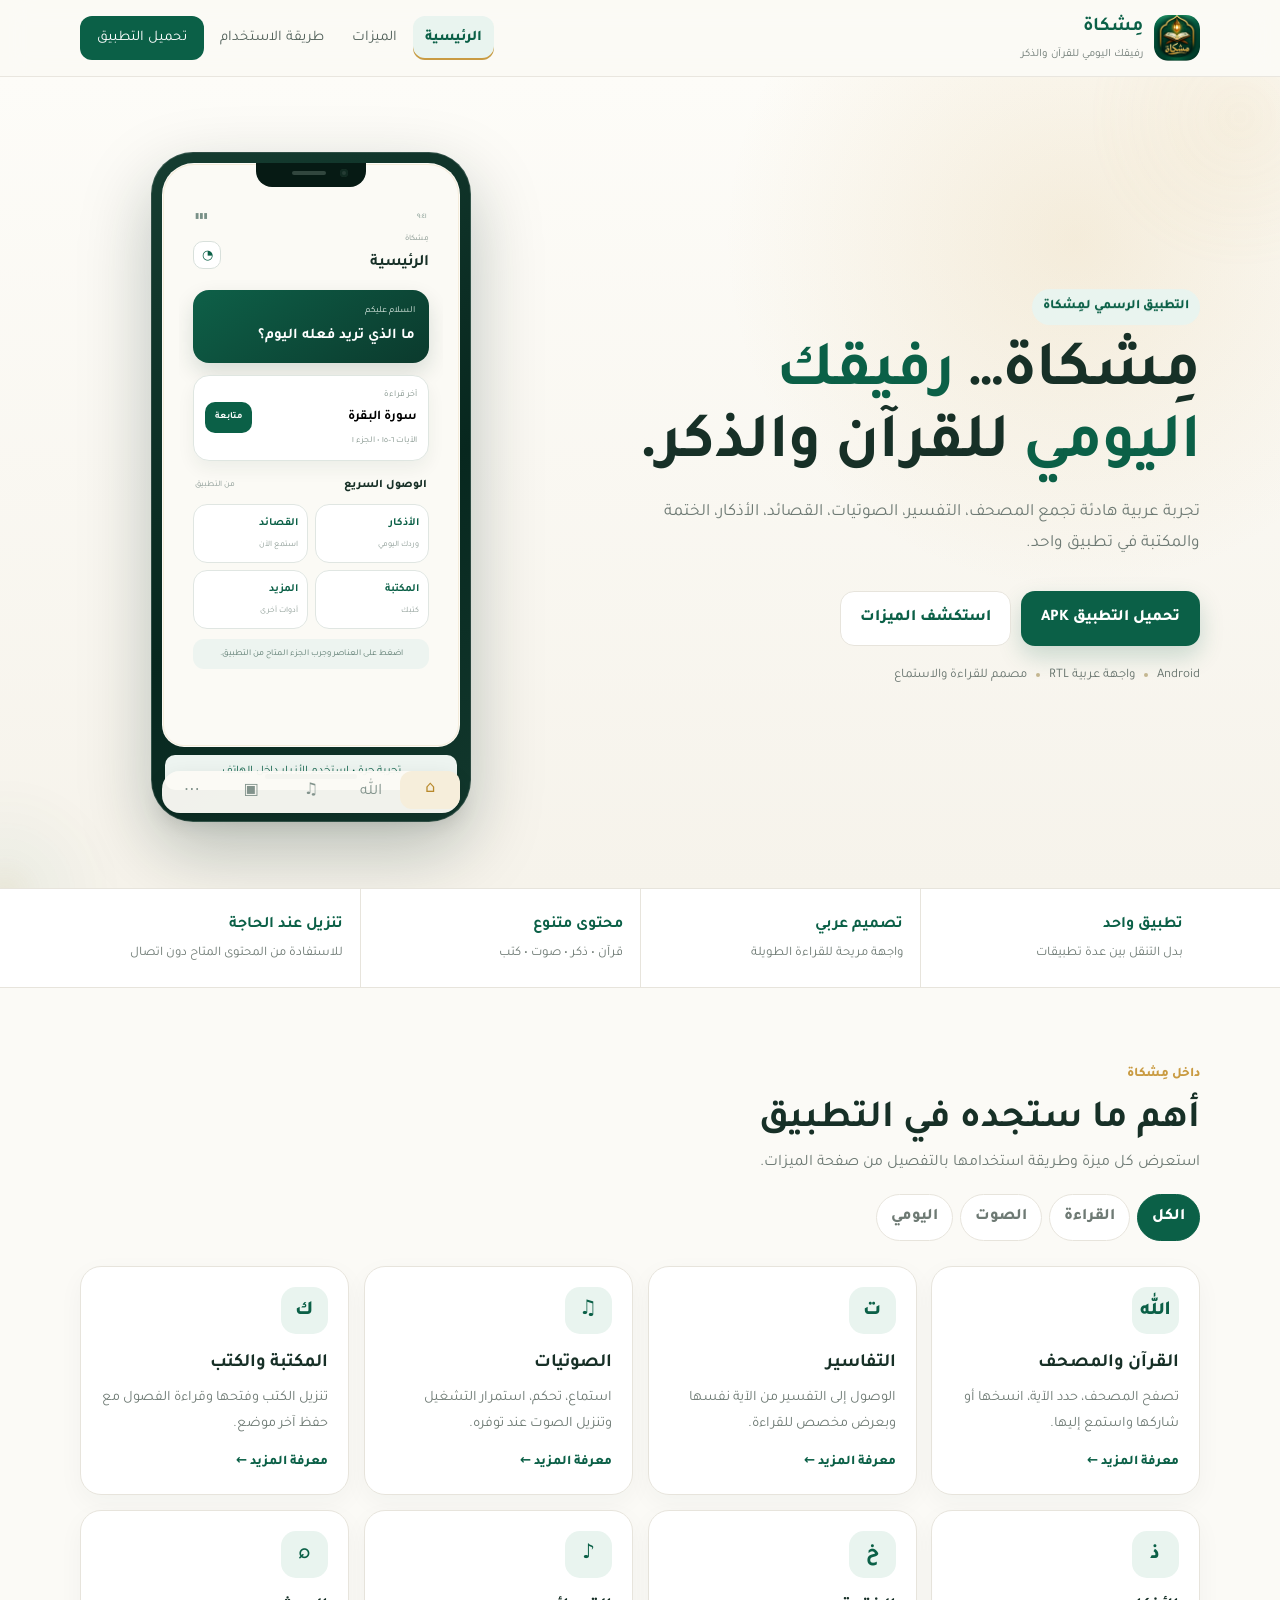
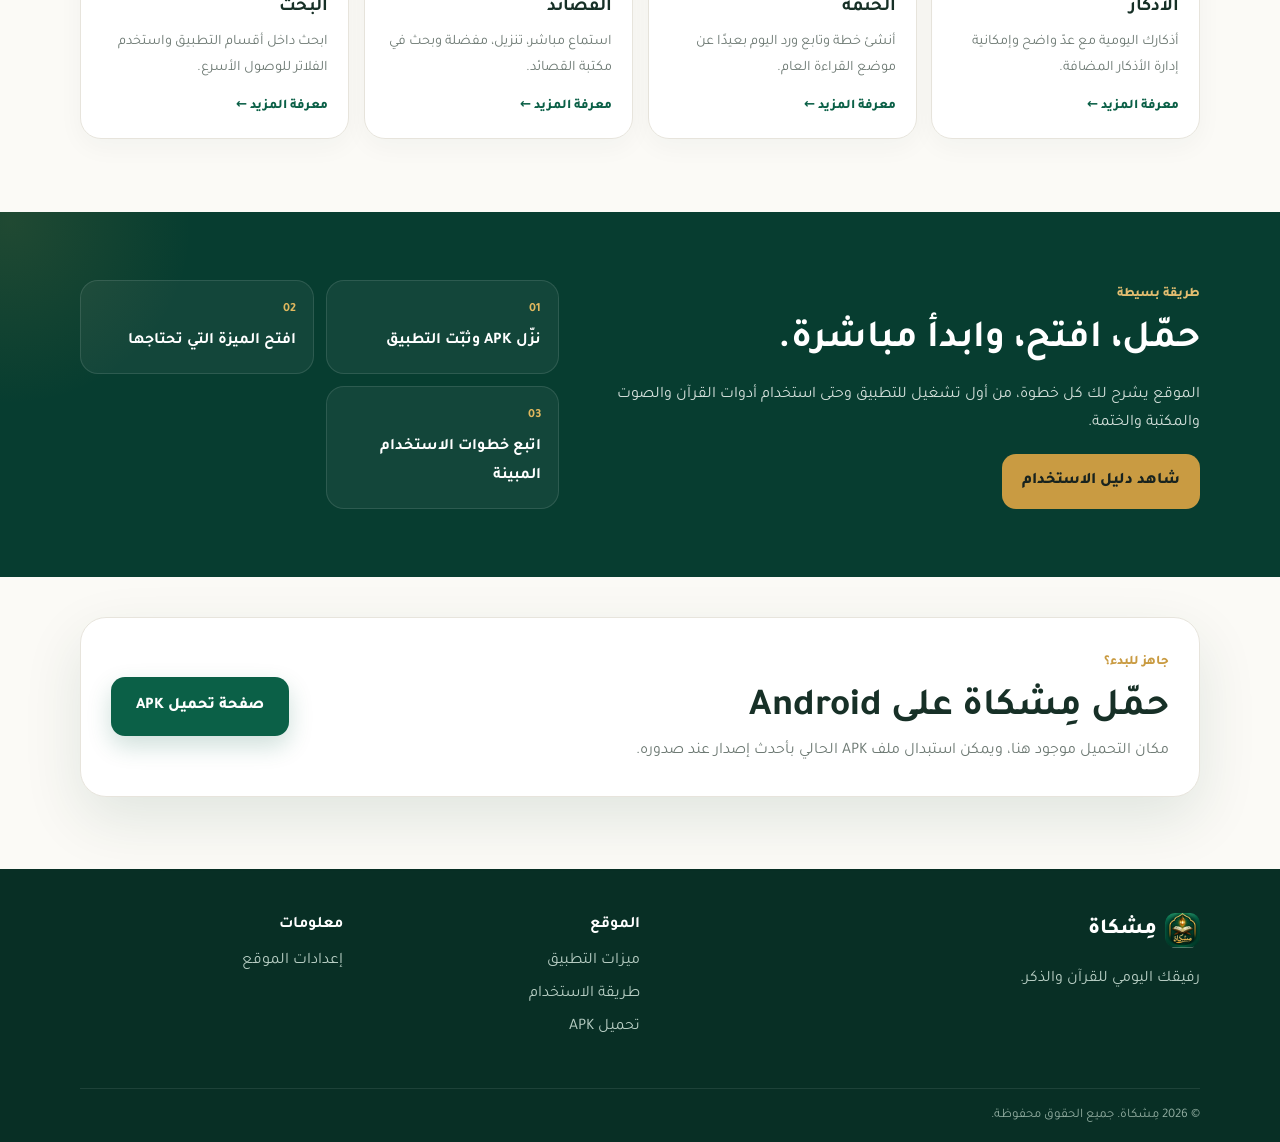
<file: index.html>
<!doctype html>
<html lang="ar" dir="rtl">
<head>
<meta charset="utf-8"><meta name="viewport" content="width=device-width, initial-scale=1">
<title>مِشكاة | رفيقك اليومي للقرآن والذكر</title>
<meta name="description" content="الموقع الرسمي لتطبيق مِشكاة: تعرّف على الميزات، شاهد طريقة الاستخدام، وحمّل تطبيق Android بصيغة APK.">
<meta name="theme-color" content="#0b6047"><meta property="og:type" content="website"><meta property="og:title" content="مِشكاة | التطبيق الإسلامي الذي يجمع ما تحتاجه في مكان واحد"><meta property="og:description" content="اكتشف مميزات مِشكاة وطريقة استخدامها وحمّل التطبيق."><meta property="og:image" content="assets/icon.png">
<link rel="icon" href="assets/icon.png" type="image/png"><link rel="stylesheet" href="assets/styles.css">
<script type="application/ld+json">{"@context":"https://schema.org","@type":"SoftwareApplication","name":"مِشكاة","applicationCategory":"ReligiousApplication","operatingSystem":"Android","inLanguage":"ar","description":"تطبيق إسلامي عربي للقرآن والتفسير والأذكار والختمة والقصائد والمكتبة.","image":"assets/icon.png"}</script>
</head>
<body>
<header class="topbar"><div class="container topbar-inner"><a class="brand" href="index.html"><img src="assets/icon.png" alt="مِشكاة"><span><b>مِشكاة</b><small>رفيقك اليومي للقرآن والذكر</small></span></a><nav><a class="active" href="index.html">الرئيسية</a><a href="features.html">الميزات</a><a href="guide.html">طريقة الاستخدام</a><a class="nav-download" href="download.html">تحميل التطبيق</a></nav><button class="menu-btn" aria-label="فتح القائمة" onclick="document.body.classList.toggle('menu-open')">☰</button></div></header>
<div class="mobile-nav"><a href="index.html">الرئيسية</a><a href="features.html">الميزات</a><a href="guide.html">الاستخدام</a><a href="download.html">تحميل APK</a></div>
<main>
<section class="hero-shell"><div class="container hero-grid"><div class="hero-copy"><span class="pill">التطبيق الرسمي لمِشكاة</span><h1>مِشكاة… <span>رفيقك اليومي</span> للقرآن والذكر.</h1><p>تجربة عربية هادئة تجمع المصحف، التفسير، الصوتيات، القصائد، الأذكار، الختمة والمكتبة في تطبيق واحد.</p><div class="hero-actions"><a class="btn primary" href="download.html">تحميل التطبيق APK</a><a class="btn ghost" href="features.html">استكشف الميزات</a></div><div class="mini-trust"><span>Android</span><i></i><span>واجهة عربية RTL</span><i></i><span>مصمم للقراءة والاستماع</span></div></div><div class="phone-wrap"><div class="phone phone-vertical" aria-label="معاينة تفاعلية لتطبيق مِشكاة"><div class="phone-hardware"><span class="phone-speaker"></span><span class="phone-camera"></span></div><div class="phone-screen live-demo" id="mishkat-phone" data-phone-screen="home"><div class="mini-app" data-screen="home"><div class="mini-statusbar"><span>٩:٤١</span><span>▮▮▮</span></div><div class="mini-top"><div><small>مِشكاة</small><h3>الرئيسية</h3></div><button class="mini-icon" data-action="notice" type="button" aria-label="الإشعارات">◔</button></div><div class="mini-welcome"><span>السلام عليكم</span><strong>ما الذي تريد فعله اليوم؟</strong></div><button class="mini-feature featured" data-open-screen="quran" type="button"><div><small>آخر قراءة</small><strong>سورة البقرة</strong><span>الآيات ٦–١٥ • الجزء ١</span></div><b>متابعة</b></button><div class="mini-section-title"><span>الوصول السريع</span><small>من التطبيق</small></div><div class="mini-grid"><button data-open-screen="adhkar" type="button"><b>الأذكار</b><small>وردك اليومي</small></button><button data-open-screen="qasida" type="button"><b>القصائد</b><small>استمع الآن</small></button><button data-open-screen="library" type="button"><b>المكتبة</b><small>كتبك</small></button><button data-open-screen="more" type="button"><b>المزيد</b><small>أدوات أخرى</small></button></div><div class="mini-tip">اضغط على العناصر وجرب الجزء المتاح من التطبيق.</div></div></div><div class="phone-home-indicator"></div><div class="phone-status" aria-live="polite">تجربة حرة • استخدم الأزرار داخل الهاتف</div><div class="phone-nav" aria-label="تنقل داخل المعاينة"><button data-phone-tab="home" type="button" class="selected" aria-label="الرئيسية">⌂</button><button data-phone-tab="quran" type="button" aria-label="القرآن">ﷲ</button><button data-phone-tab="qasida" type="button" aria-label="القصائد">♫</button><button data-phone-tab="library" type="button" aria-label="المكتبة">▣</button><button data-phone-tab="more" type="button" aria-label="المزيد">⋯</button></div></div></div></section>
<section class="strip"><div class="container strip-grid"><div><strong>تطبيق واحد</strong><span>بدل التنقل بين عدة تطبيقات</span></div><div><strong>تصميم عربي</strong><span>واجهة مريحة للقراءة الطويلة</span></div><div><strong>محتوى متنوع</strong><span>قرآن • ذكر • صوت • كتب</span></div><div><strong>تنزيل عند الحاجة</strong><span>للاستفادة من المحتوى المتاح دون اتصال</span></div></div></section>
<section class="container section"><div class="section-head"><span class="section-kicker">داخل مِشكاة</span><h2>أهم ما ستجده في التطبيق</h2><p>استعرض كل ميزة وطريقة استخدامها بالتفصيل من صفحة الميزات.</p><div class="feature-filter" role="tablist" aria-label="تصفية الميزات"><button class="filter-chip active" data-filter="all">الكل</button><button class="filter-chip" data-filter="read">القراءة</button><button class="filter-chip" data-filter="audio">الصوت</button><button class="filter-chip" data-filter="daily">اليومي</button></div></div><div class="feature-grid compact"><a class="feature-card" data-group="read" href="features.html#quran"><div class="feature-icon">ﷲ</div><h3>القرآن والمصحف</h3><p>تصفح المصحف، حدد الآية، انسخها أو شاركها واستمع إليها.</p><span>معرفة المزيد ←</span></a><a class="feature-card" data-group="read" href="features.html#tafsir"><div class="feature-icon">ت</div><h3>التفاسير</h3><p>الوصول إلى التفسير من الآية نفسها وبعرض مخصص للقراءة.</p><span>معرفة المزيد ←</span></a><a class="feature-card" data-group="audio" href="features.html#audio"><div class="feature-icon">♫</div><h3>الصوتيات</h3><p>استماع، تحكم، استمرار التشغيل وتنزيل الصوت عند توفره.</p><span>معرفة المزيد ←</span></a><a class="feature-card" data-group="read" href="features.html#library"><div class="feature-icon">ك</div><h3>المكتبة والكتب</h3><p>تنزيل الكتب وفتحها وقراءة الفصول مع حفظ آخر موضع.</p><span>معرفة المزيد ←</span></a><a class="feature-card" data-group="daily" href="features.html#adhkar"><div class="feature-icon">ذ</div><h3>الأذكار</h3><p>أذكارك اليومية مع عدّ واضح وإمكانية إدارة الأذكار المضافة.</p><span>معرفة المزيد ←</span></a><a class="feature-card" data-group="daily" href="features.html#khatma"><div class="feature-icon">خ</div><h3>الختمة</h3><p>أنشئ خطة وتابع ورد اليوم بعيدًا عن موضع القراءة العام.</p><span>معرفة المزيد ←</span></a><a class="feature-card" data-group="audio" href="features.html#qasida"><div class="feature-icon">♪</div><h3>القصائد</h3><p>استماع مباشر، تنزيل، مفضلة وبحث في مكتبة القصائد.</p><span>معرفة المزيد ←</span></a><a class="feature-card" data-group="read" href="features.html#search"><div class="feature-icon">⌕</div><h3>البحث</h3><p>ابحث داخل أقسام التطبيق واستخدم الفلاتر للوصول الأسرع.</p><span>معرفة المزيد ←</span></a></div></section>
<section class="dark-section"><div class="container dark-grid"><div><span class="section-kicker light">طريقة بسيطة</span><h2>حمّل، افتح، وابدأ مباشرة.</h2><p>الموقع يشرح لك كل خطوة، من أول تشغيل للتطبيق وحتى استخدام أدوات القرآن والصوت والمكتبة والختمة.</p><a class="btn gold" href="guide.html">شاهد دليل الاستخدام</a></div><div class="steps"><div><b>01</b><span>نزّل APK وثبّت التطبيق</span></div><div><b>02</b><span>افتح الميزة التي تحتاجها</span></div><div><b>03</b><span>اتبع خطوات الاستخدام المبينة</span></div></div></div></section>
<section class="container section download-banner"><div class="download-card"><div><span class="section-kicker">جاهز للبدء؟</span><h2>حمّل مِشكاة على Android</h2><p>مكان التحميل موجود هنا، ويمكن استبدال ملف APK الحالي بأحدث إصدار عند صدوره.</p></div><a class="btn primary large" href="download.html">صفحة تحميل APK</a></div></section>

</main>
<footer><div class="container footer-grid"><div><div class="footer-brand"><img src="assets/icon.png" alt=""><span>مِشكاة</span></div><p>رفيقك اليومي للقرآن والذكر.</p></div><div><b>الموقع</b><a href="features.html">ميزات التطبيق</a><a href="guide.html">طريقة الاستخدام</a><a href="download.html">تحميل APK</a></div><div><b>معلومات</b><a href="site-config.txt">إعدادات الموقع</a></div></div><div class="container copyright">© 2026 مِشكاة. جميع الحقوق محفوظة.</div></footer>
<script src="assets/site.js"></script></body></html>
</file>
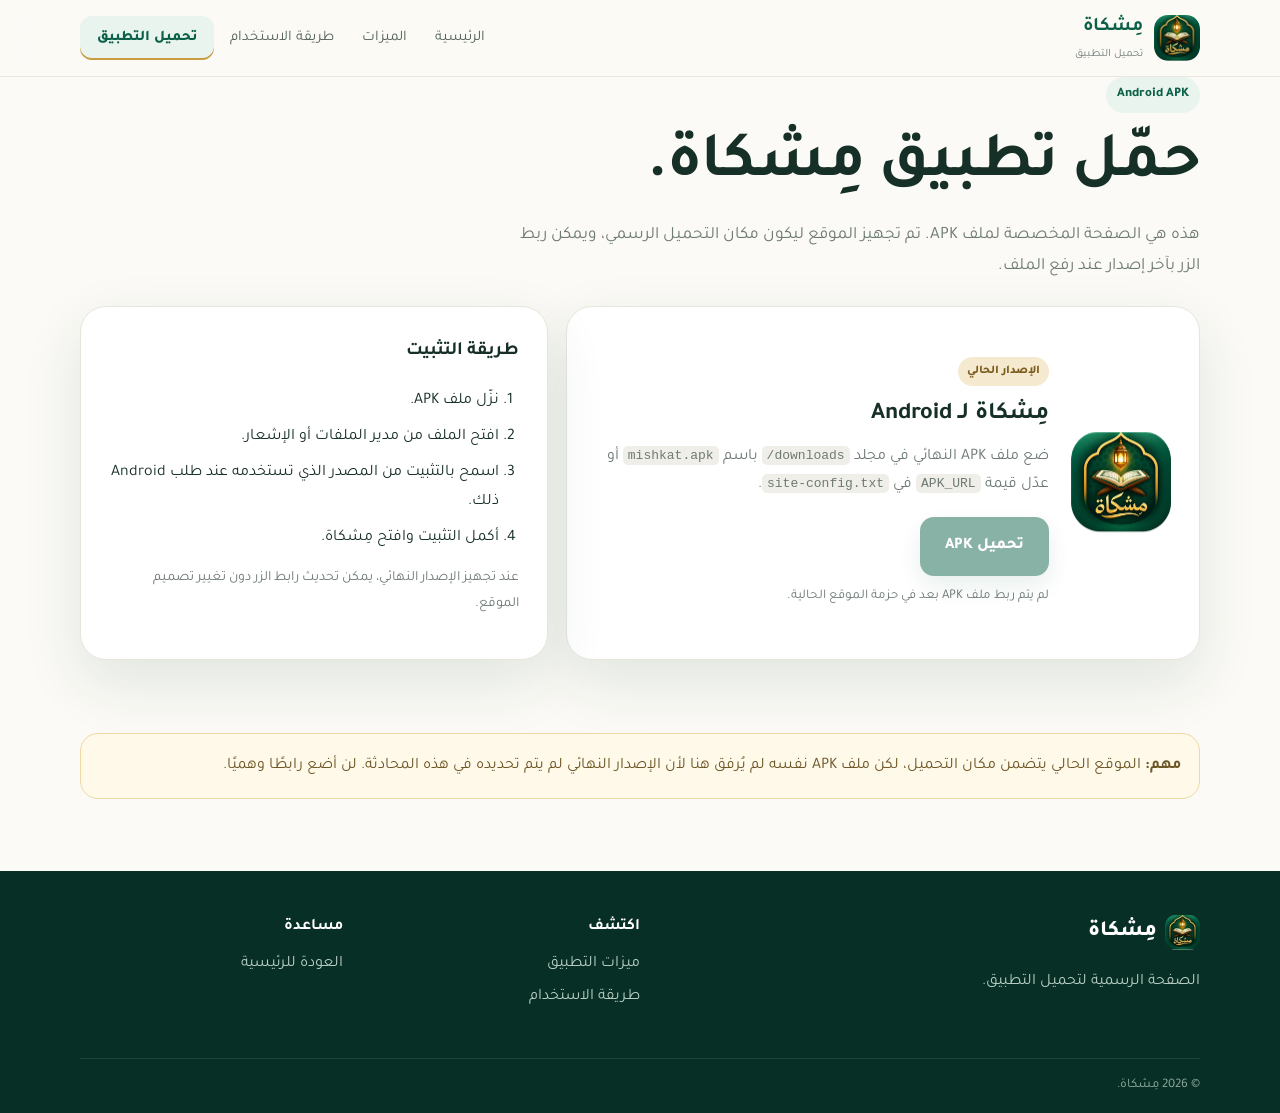
<file: download.html>
<!doctype html><html lang="ar" dir="rtl"><head><meta charset="utf-8"><meta name="viewport" content="width=device-width,initial-scale=1"><title>تحميل مِشكاة APK</title><meta name="description" content="صفحة تحميل تطبيق مِشكاة بصيغة APK لأجهزة Android."><link rel="icon" href="assets/icon.png"><link rel="stylesheet" href="assets/styles.css"></head><body><header class="topbar"><div class="container topbar-inner"><a class="brand" href="index.html"><img src="assets/icon.png" alt="مِشكاة"><span><b>مِشكاة</b><small>تحميل التطبيق</small></span></a><nav><a href="index.html">الرئيسية</a><a href="features.html">الميزات</a><a href="guide.html">طريقة الاستخدام</a><a class="active nav-download" href="download.html">تحميل التطبيق</a></nav><button class="menu-btn" aria-label="فتح القائمة" onclick="document.body.classList.toggle('menu-open')">☰</button></div></header><div class="mobile-nav"><a href="index.html">الرئيسية</a><a href="features.html">الميزات</a><a href="guide.html">الاستخدام</a><a href="download.html">تحميل APK</a></div><main><section class="page-hero"><div class="container"><span class="pill">Android APK</span><h1>حمّل تطبيق مِشكاة.</h1><p>هذه هي الصفحة المخصصة لملف APK. تم تجهيز الموقع ليكون مكان التحميل الرسمي، ويمكن ربط الزر بآخر إصدار عند رفع الملف.</p></div></section><section class="container download-layout"><div class="download-main"><img class="download-icon" src="assets/icon.png" alt="مِشكاة"><div><span class="tag">الإصدار الحالي</span><h2>مِشكاة لـ Android</h2><p>ضع ملف APK النهائي في مجلد <code>downloads/</code> باسم <code>mishkat.apk</code> أو عدّل قيمة <code>APK_URL</code> في <code>site-config.txt</code>.</p><a id="apkButton" class="btn primary large disabled" href="#">تحميل APK</a><small id="apkNote">لم يتم ربط ملف APK بعد في حزمة الموقع الحالية.</small></div></div><div class="install-card"><h3>طريقة التثبيت</h3><ol><li>نزّل ملف APK.</li><li>افتح الملف من مدير الملفات أو الإشعار.</li><li>اسمح بالتثبيت من المصدر الذي تستخدمه عند طلب Android ذلك.</li><li>أكمل التثبيت وافتح مِشكاة.</li></ol><p>عند تجهيز الإصدار النهائي، يمكن تحديث رابط الزر دون تغيير تصميم الموقع.</p></div></section><section class="container section"><div class="notice"><b>مهم:</b> الموقع الحالي يتضمن مكان التحميل، لكن ملف APK نفسه لم يُرفق هنا لأن الإصدار النهائي لم يتم تحديده في هذه المحادثة. لن أضع رابطًا وهميًا.</div></section></main><footer><div class="container footer-grid"><div><div class="footer-brand"><img src="assets/icon.png" alt=""><span>مِشكاة</span></div><p>الصفحة الرسمية لتحميل التطبيق.</p></div><div><b>اكتشف</b><a href="features.html">ميزات التطبيق</a><a href="guide.html">طريقة الاستخدام</a></div><div><b>مساعدة</b><a href="index.html">العودة للرئيسية</a></div></div><div class="container copyright">© 2026 مِشكاة.</div></footer><script>const cfg='site-config.txt';fetch(cfg).then(r=>r.text()).then(t=>{const m=t.match(/^APK_URL=(.*)$/m);if(m&&m[1]&&m[1].trim()&&!m[1].includes('YOUR_')){const b=document.getElementById('apkButton');b.href=m[1].trim();b.classList.remove('disabled');b.removeAttribute('aria-disabled');document.getElementById('apkNote').textContent='رابط APK جاهز للتحميل.';}}).catch(()=>{});</script><script src="assets/site.js"></script></body></html>
</file>
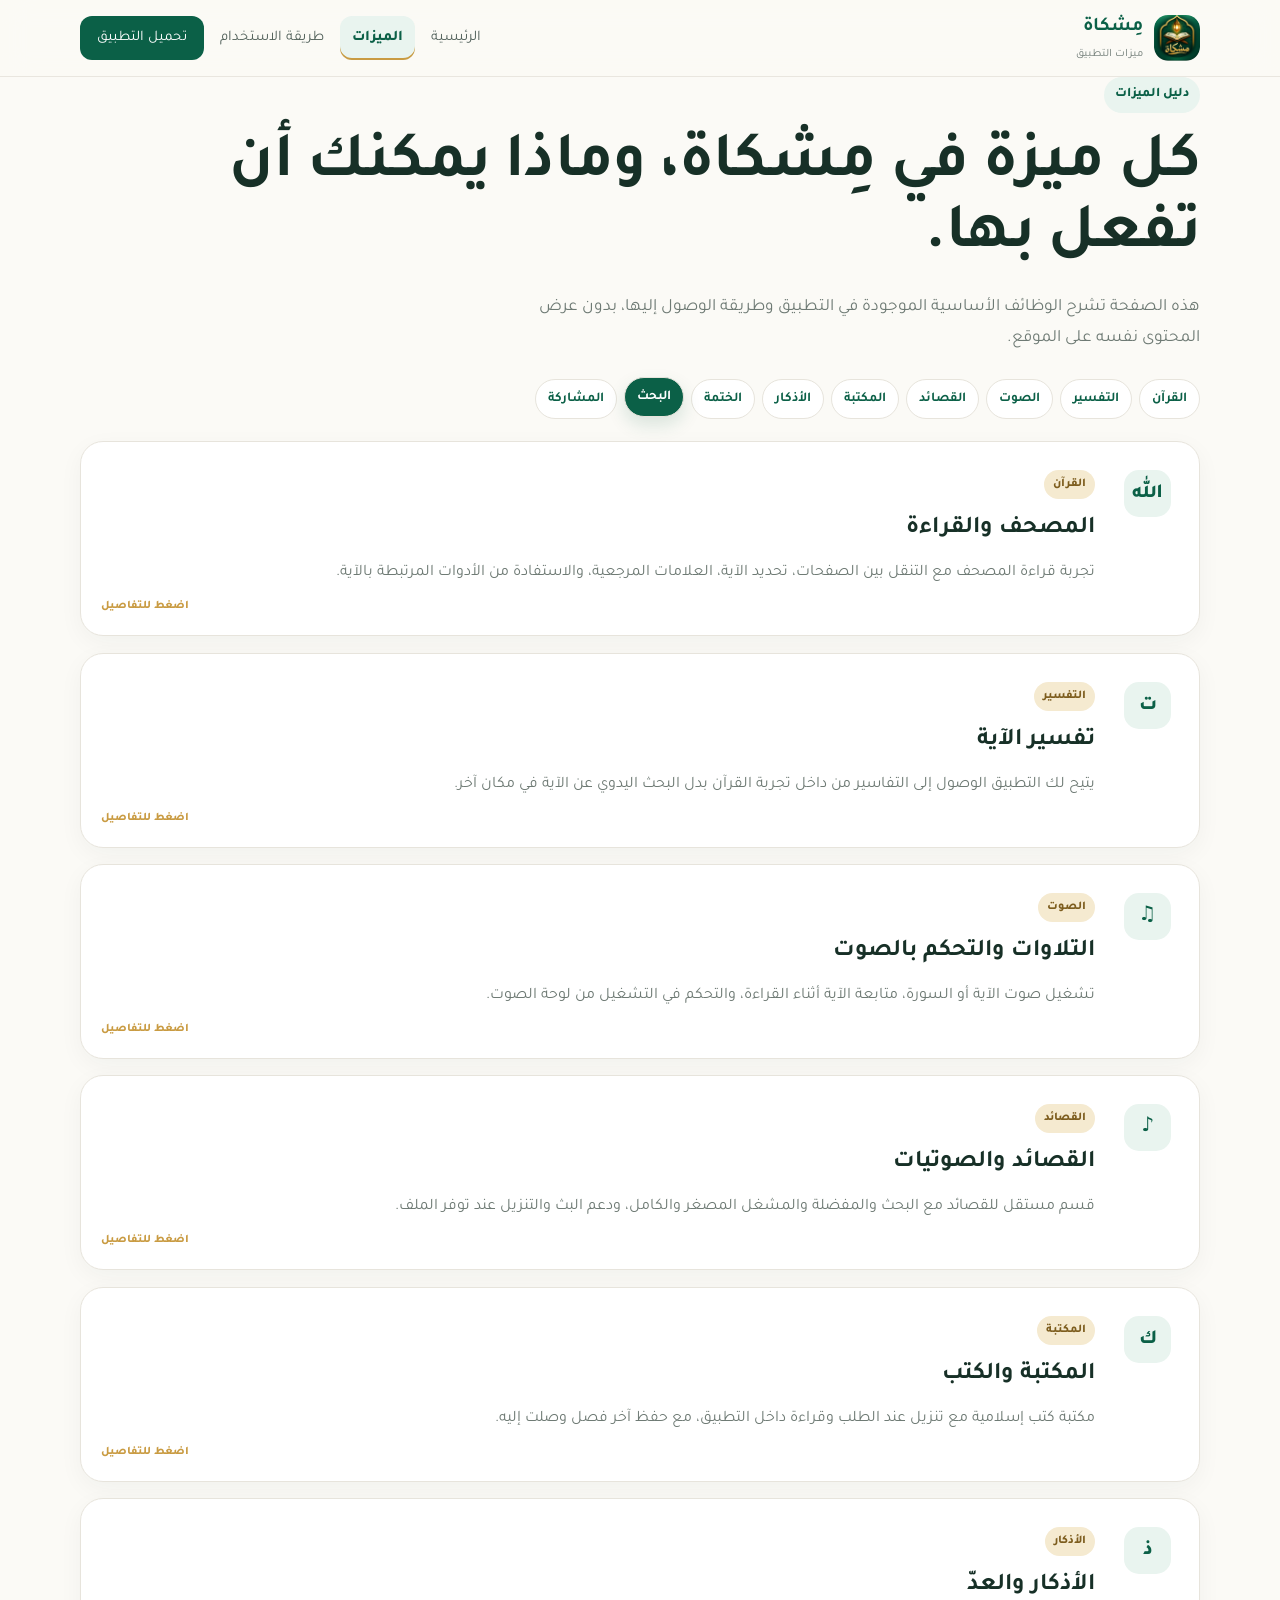
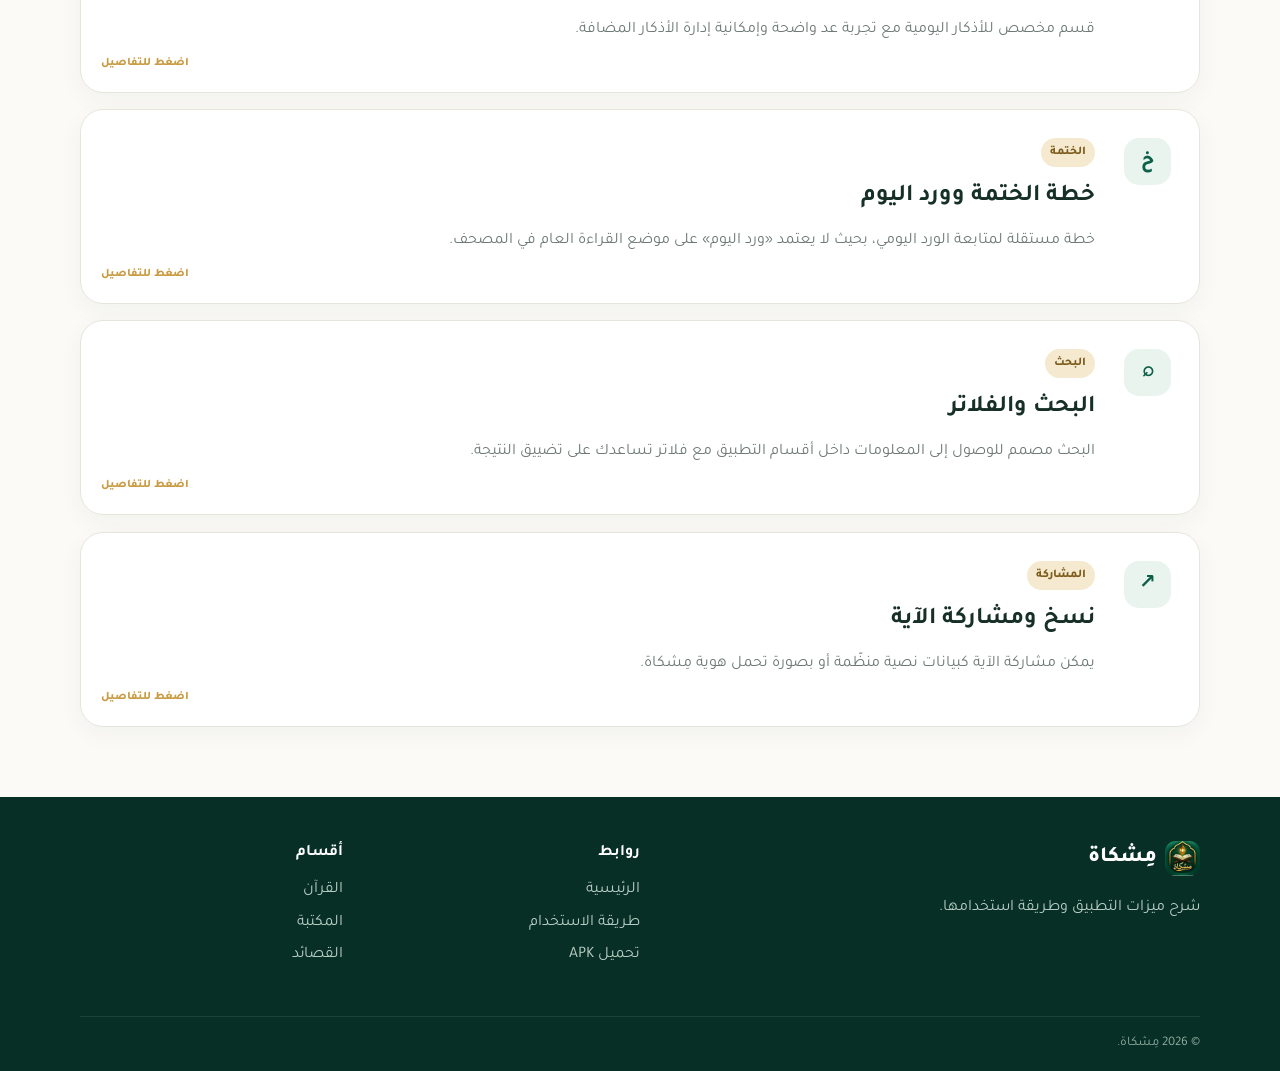
<file: features.html>
<!doctype html><html lang="ar" dir="rtl"><head><meta charset="utf-8"><meta name="viewport" content="width=device-width,initial-scale=1"><title>ميزات مِشكاة | جميع مميزات التطبيق</title><meta name="description" content="شرح شامل لمميزات تطبيق مِشكاة وكيفية الاستفادة منها."><link rel="icon" href="assets/icon.png"><link rel="stylesheet" href="assets/styles.css"></head><body><header class="topbar"><div class="container topbar-inner"><a class="brand" href="index.html"><img src="assets/icon.png" alt="مِشكاة"><span><b>مِشكاة</b><small>ميزات التطبيق</small></span></a><nav><a href="index.html">الرئيسية</a><a class="active" href="features.html">الميزات</a><a href="guide.html">طريقة الاستخدام</a><a class="nav-download" href="download.html">تحميل التطبيق</a></nav><button class="menu-btn" aria-label="فتح القائمة" onclick="document.body.classList.toggle('menu-open')">☰</button></div></header><div class="mobile-nav"><a href="index.html">الرئيسية</a><a href="features.html">الميزات</a><a href="guide.html">الاستخدام</a><a href="download.html">تحميل APK</a></div>
<main><section class="page-hero"><div class="container"><span class="pill">دليل الميزات</span><h1>كل ميزة في مِشكاة، وماذا يمكنك أن تفعل بها.</h1><p>هذه الصفحة تشرح الوظائف الأساسية الموجودة في التطبيق وطريقة الوصول إليها، بدون عرض المحتوى نفسه على الموقع.</p><div class="anchor-nav"><a href="#quran">القرآن</a><a href="#tafsir">التفسير</a><a href="#audio">الصوت</a><a href="#qasida">القصائد</a><a href="#library">المكتبة</a><a href="#adhkar">الأذكار</a><a href="#khatma">الختمة</a><a href="#search">البحث</a><a href="#share">المشاركة</a></div></div></section>
<section class="container feature-details">
<article id="quran" class="detail-card"><div class="detail-icon">ﷲ</div><div class="detail-main"><span class="tag">القرآن</span><h2>المصحف والقراءة</h2><p>تجربة قراءة المصحف مع التنقل بين الصفحات، تحديد الآية، العلامات المرجعية، والاستفادة من الأدوات المرتبطة بالآية.</p><ol><li>افتح قسم «القرآن» من الشريط السفلي.</li><li>تنقّل بين الصفحات بالتمرير أو باستخدام رقم الصفحة.</li><li>اضغط مطولًا على الآية لإظهار الأدوات المتاحة.</li><li>من قائمة الآية يمكنك النسخ أو المشاركة أو فتح التفسير أو الاستماع.</li></ol></div></article>
<article id="tafsir" class="detail-card"><div class="detail-icon">ت</div><div class="detail-main"><span class="tag">التفسير</span><h2>تفسير الآية</h2><p>يتيح لك التطبيق الوصول إلى التفاسير من داخل تجربة القرآن بدل البحث اليدوي عن الآية في مكان آخر.</p><ol><li>اختر الآية المطلوبة في المصحف.</li><li>افتح «تفسير» من أدوات الآية.</li><li>اختر التفسير المتوفر من القائمة.</li><li>اقرأ النص في شاشة التفسير مع بقاء الآية واضحة في أعلى الشاشة.</li></ol></div></article>
<article id="audio" class="detail-card"><div class="detail-icon">♫</div><div class="detail-main"><span class="tag">الصوت</span><h2>التلاوات والتحكم بالصوت</h2><p>تشغيل صوت الآية أو السورة، متابعة الآية أثناء القراءة، والتحكم في التشغيل من لوحة الصوت.</p><ol><li>افتح أدوات الآية بالضغط المطول.</li><li>اختر «استماع» لبدء التشغيل.</li><li>اضغط على لوحة الصوت لعرض عناصر التحكم عند الحاجة.</li><li>يمكن إخفاء اللوحة مع استمرار الصوت، أو إيقاف/إيقاف مؤقت من أدوات المشغل.</li><li>يمكن تفعيل الاستمرار في التشغيل والتخزين المؤقت للصوت عند توفر الإعدادات.</li></ol></div></article>
<article id="qasida" class="detail-card"><div class="detail-icon">♪</div><div class="detail-main"><span class="tag">القصائد</span><h2>القصائد والصوتيات</h2><p>قسم مستقل للقصائد مع البحث والمفضلة والمشغل المصغر والكامل، ودعم البث والتنزيل عند توفر الملف.</p><ol><li>افتح «القصائد» من الشريط السفلي.</li><li>ابحث عن القصيدة أو استخدم الفلاتر.</li><li>اضغط للتشغيل، أو اختر التنزيل للحفظ محليًا.</li><li>استخدم المفضلة للوصول السريع إلى القصائد التي تكرر الاستماع إليها.</li><li>يمكن استخدام خيارات السرعة والنوم والتشغيل التالي من المشغل عند توفرها.</li></ol></div></article>
<article id="library" class="detail-card"><div class="detail-icon">ك</div><div class="detail-main"><span class="tag">المكتبة</span><h2>المكتبة والكتب</h2><p>مكتبة كتب إسلامية مع تنزيل عند الطلب وقراءة داخل التطبيق، مع حفظ آخر فصل وصلت إليه.</p><ol><li>افتح «المكتبة» من الشريط السفلي.</li><li>اختر الكتاب المطلوب واضغط تنزيل.</li><li>تابع حالة التنزيل من الواجهة والإشعارات.</li><li>بعد اكتمال التنزيل افتح الكتاب واقرأ الفصول.</li><li>سيتم حفظ آخر فصل/موضع للعودة إليه لاحقًا.</li></ol></div></article>
<article id="adhkar" class="detail-card"><div class="detail-icon">ذ</div><div class="detail-main"><span class="tag">الأذكار</span><h2>الأذكار والعدّ</h2><p>قسم مخصص للأذكار اليومية مع تجربة عد واضحة وإمكانية إدارة الأذكار المضافة.</p><ol><li>افتح قسم الأذكار من الشاشة الرئيسية/المزيد بحسب مسار الإصدار.</li><li>اختر الذكر المطلوب.</li><li>استخدم زر العد لزيادة المرة الحالية بمقدار واحد.</li><li>الأذكار التي تضيفها أنت يمكن إدارتها وحذفها من أدوات القسم.</li></ol></div></article>
<article id="khatma" class="detail-card"><div class="detail-icon">خ</div><div class="detail-main"><span class="tag">الختمة</span><h2>خطة الختمة وورد اليوم</h2><p>خطة مستقلة لمتابعة الورد اليومي، بحيث لا يعتمد «ورد اليوم» على موضع القراءة العام في المصحف.</p><ol><li>افتح قسم الختمة.</li><li>أنشئ أو اختر خطة الختمة.</li><li>افتح «ورد اليوم» للوصول إلى الموضع المحدد للخطة.</li><li>استمر من داخل الختمة ثم عد لتحديث تقدمك.</li></ol></div></article>
<article id="search" class="detail-card"><div class="detail-icon">⌕</div><div class="detail-main"><span class="tag">البحث</span><h2>البحث والفلاتر</h2><p>البحث مصمم للوصول إلى المعلومات داخل أقسام التطبيق مع فلاتر تساعدك على تضييق النتيجة.</p><ol><li>افتح البحث.</li><li>اكتب الكلمة أو العبارة.</li><li>اختر نوع المحتوى عند توفر الفلاتر.</li><li>استخدم فلتر «التفسير» عندما تريد نتائج التفسير فقط.</li></ol></div></article>
<article id="share" class="detail-card"><div class="detail-icon">↗</div><div class="detail-main"><span class="tag">المشاركة</span><h2>نسخ ومشاركة الآية</h2><p>يمكن مشاركة الآية كبيانات نصية منظّمة أو بصورة تحمل هوية مِشكاة.</p><ol><li>اضغط مطولًا على الآية.</li><li>اختر «نسخ» أو «مشاركة».</li><li>عند المشاركة تظهر بيانات الآية الأساسية: نص الآية، اسم السورة، رقم الآية، الجزء والحزب حسب بيانات التطبيق.</li></ol></div></article>
</section></main><footer><div class="container footer-grid"><div><div class="footer-brand"><img src="assets/icon.png" alt=""><span>مِشكاة</span></div><p>شرح ميزات التطبيق وطريقة استخدامها.</p></div><div><b>روابط</b><a href="index.html">الرئيسية</a><a href="guide.html">طريقة الاستخدام</a><a href="download.html">تحميل APK</a></div><div><b>أقسام</b><a href="#quran">القرآن</a><a href="#library">المكتبة</a><a href="#qasida">القصائد</a></div></div><div class="container copyright">© 2026 مِشكاة.</div></footer><script src="assets/site.js"></script></body></html>
</file>
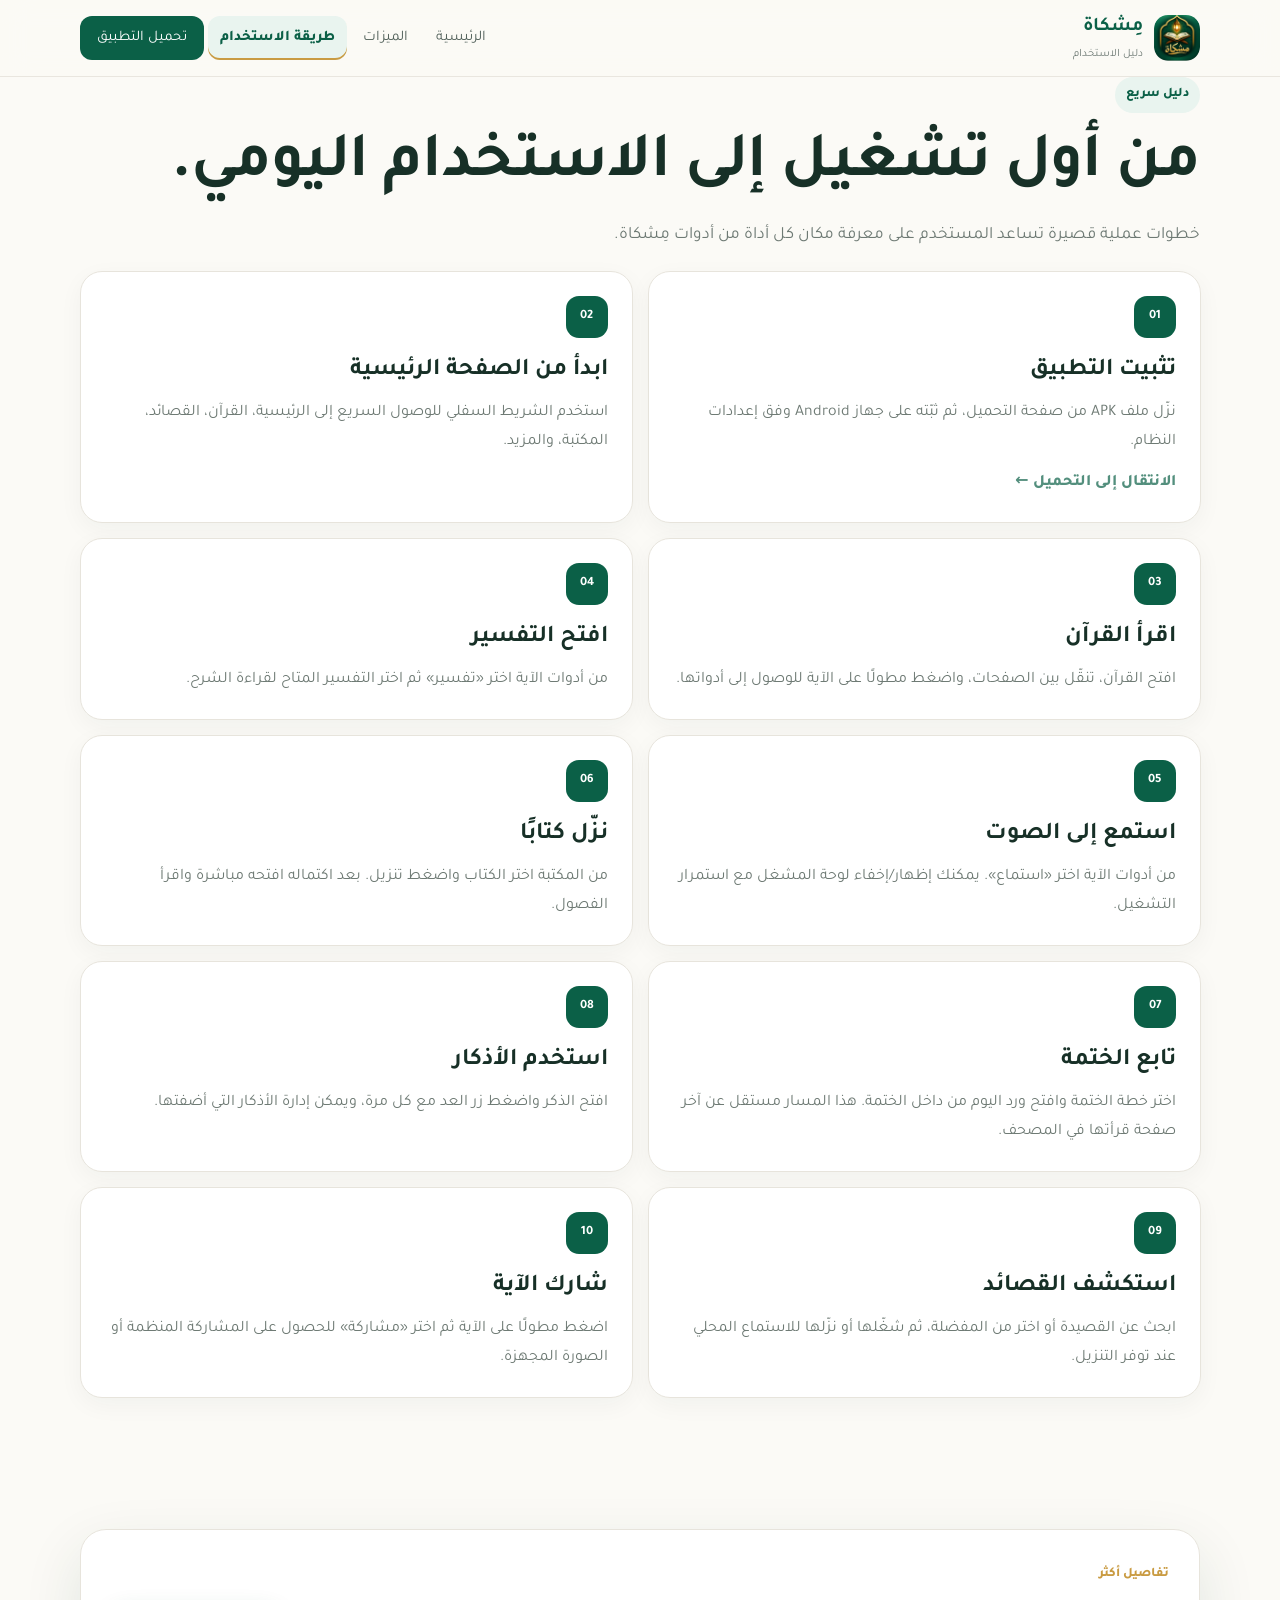
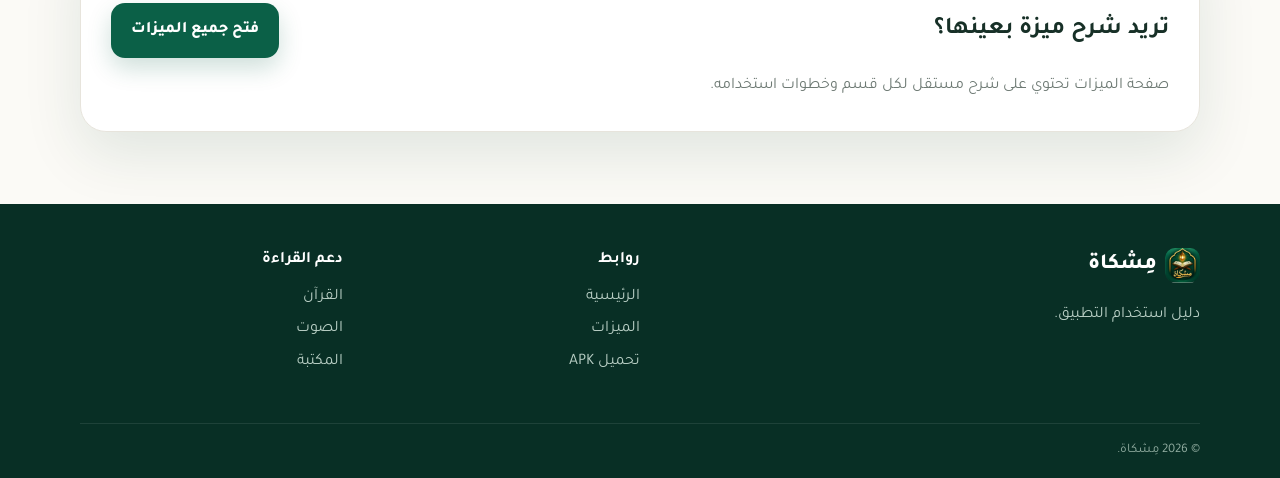
<file: guide.html>
<!doctype html><html lang="ar" dir="rtl"><head><meta charset="utf-8"><meta name="viewport" content="width=device-width,initial-scale=1"><title>طريقة استخدام مِشكاة | دليل المستخدم</title><meta name="description" content="دليل مبسط لطريقة استخدام تطبيق مِشكاة من أول تشغيل وحتى القرآن والتفسير والصوت والمكتبة والختمة والأذكار والقصائد."><link rel="icon" href="assets/icon.png"><link rel="stylesheet" href="assets/styles.css"></head><body><header class="topbar"><div class="container topbar-inner"><a class="brand" href="index.html"><img src="assets/icon.png" alt="مِشكاة"><span><b>مِشكاة</b><small>دليل الاستخدام</small></span></a><nav><a href="index.html">الرئيسية</a><a href="features.html">الميزات</a><a class="active" href="guide.html">طريقة الاستخدام</a><a class="nav-download" href="download.html">تحميل التطبيق</a></nav><button class="menu-btn" aria-label="فتح القائمة" onclick="document.body.classList.toggle('menu-open')">☰</button></div></header><div class="mobile-nav"><a href="index.html">الرئيسية</a><a href="features.html">الميزات</a><a href="guide.html">الاستخدام</a><a href="download.html">تحميل APK</a></div>
<main><section class="page-hero"><div class="container"><span class="pill">دليل سريع</span><h1>من أول تشغيل إلى الاستخدام اليومي.</h1><p>خطوات عملية قصيرة تساعد المستخدم على معرفة مكان كل أداة من أدوات مِشكاة.</p></div></section><section class="container guide-grid"><div class="guide-block"><b>01</b><h2>تثبيت التطبيق</h2><p>نزّل ملف APK من صفحة التحميل، ثم ثبّته على جهاز Android وفق إعدادات النظام.</p><a href="download.html" class="text-link">الانتقال إلى التحميل ←</a></div><div class="guide-block"><b>02</b><h2>ابدأ من الصفحة الرئيسية</h2><p>استخدم الشريط السفلي للوصول السريع إلى الرئيسية، القرآن، القصائد، المكتبة، والمزيد.</p></div><div class="guide-block"><b>03</b><h2>اقرأ القرآن</h2><p>افتح القرآن، تنقّل بين الصفحات، واضغط مطولًا على الآية للوصول إلى أدواتها.</p></div><div class="guide-block"><b>04</b><h2>افتح التفسير</h2><p>من أدوات الآية اختر «تفسير» ثم اختر التفسير المتاح لقراءة الشرح.</p></div><div class="guide-block"><b>05</b><h2>استمع إلى الصوت</h2><p>من أدوات الآية اختر «استماع». يمكنك إظهار/إخفاء لوحة المشغل مع استمرار التشغيل.</p></div><div class="guide-block"><b>06</b><h2>نزّل كتابًا</h2><p>من المكتبة اختر الكتاب واضغط تنزيل. بعد اكتماله افتحه مباشرة واقرأ الفصول.</p></div><div class="guide-block"><b>07</b><h2>تابع الختمة</h2><p>اختر خطة الختمة وافتح ورد اليوم من داخل الختمة. هذا المسار مستقل عن آخر صفحة قرأتها في المصحف.</p></div><div class="guide-block"><b>08</b><h2>استخدم الأذكار</h2><p>افتح الذكر واضغط زر العد مع كل مرة، ويمكن إدارة الأذكار التي أضفتها.</p></div><div class="guide-block"><b>09</b><h2>استكشف القصائد</h2><p>ابحث عن القصيدة أو اختر من المفضلة، ثم شغّلها أو نزّلها للاستماع المحلي عند توفر التنزيل.</p></div><div class="guide-block"><b>10</b><h2>شارك الآية</h2><p>اضغط مطولًا على الآية ثم اختر «مشاركة» للحصول على المشاركة المنظمة أو الصورة المجهزة.</p></div></section><section class="container section"><div class="help-box"><div><span class="section-kicker">تفاصيل أكثر</span><h2>تريد شرح ميزة بعينها؟</h2><p>صفحة الميزات تحتوي على شرح مستقل لكل قسم وخطوات استخدامه.</p></div><a class="btn primary" href="features.html">فتح جميع الميزات</a></div></section></main><footer><div class="container footer-grid"><div><div class="footer-brand"><img src="assets/icon.png" alt=""><span>مِشكاة</span></div><p>دليل استخدام التطبيق.</p></div><div><b>روابط</b><a href="index.html">الرئيسية</a><a href="features.html">الميزات</a><a href="download.html">تحميل APK</a></div><div><b>دعم القراءة</b><a href="features.html#quran">القرآن</a><a href="features.html#audio">الصوت</a><a href="features.html#library">المكتبة</a></div></div><div class="container copyright">© 2026 مِشكاة.</div></footer><script src="assets/site.js"></script></body></html>
</file>
<file: assets/styles.css>
@import url('https://fonts.googleapis.com/css2?family=Tajawal:wght@400;500;700;800&display=swap');
:root{--green:#0b6047;--green-dark:#073d30;--green-soft:#e9f4ef;--gold:#c99b42;--gold-soft:#f5ead0;--cream:#fbfaf6;--paper:#fff;--ink:#173027;--muted:#6e7a74;--line:#e7e4dc;--shadow:0 22px 60px rgba(11,61,48,.11)}*{box-sizing:border-box}html{scroll-behavior:smooth}body{margin:0;background:var(--cream);color:var(--ink);font-family:Tajawal,system-ui,sans-serif;line-height:1.8}a{text-decoration:none;color:inherit}.container{width:min(1120px,calc(100% - 32px));margin:auto}.topbar{position:sticky;top:0;z-index:50;background:rgba(251,250,246,.9);backdrop-filter:blur(15px);border-bottom:1px solid rgba(231,228,220,.9)}.topbar-inner{min-height:76px;display:flex;align-items:center;justify-content:space-between;gap:28px}.brand{display:flex;align-items:center;gap:11px}.brand img{width:46px;height:46px;border-radius:14px;object-fit:cover}.brand b{display:block;color:var(--green);font-size:1.2rem}.brand small{display:block;color:var(--muted);font-size:.7rem}.topbar nav{display:flex;align-items:center;gap:4px}.topbar nav a{padding:9px 12px;border-radius:12px;color:#52615a;font-size:.92rem}.topbar nav a:hover,.topbar nav a.active{background:var(--green-soft);color:var(--green);font-weight:800}.topbar nav .nav-download{background:var(--green);color:#fff;padding-inline:17px}.topbar nav .nav-download:hover{background:var(--green-dark);color:#fff}.menu-btn{display:none;border:0;background:var(--green-soft);color:var(--green);border-radius:11px;font-size:1.2rem;width:42px;height:42px}.mobile-nav{display:none}.hero-shell{padding:75px 0 66px;background:radial-gradient(circle at 84% 20%,rgba(201,155,66,.15),transparent 28%),linear-gradient(180deg,#fdfcf8 0%,#f6f3eb 100%)}.hero-grid{display:grid;grid-template-columns:1.12fr .88fr;gap:70px;align-items:center}.pill{display:inline-flex;align-items:center;padding:6px 11px;border-radius:999px;background:var(--green-soft);color:var(--green);font-weight:800;font-size:.82rem}.hero-copy h1,.page-hero h1{font-size:clamp(2.1rem,5vw,4.25rem);line-height:1.12;margin:18px 0 18px;letter-spacing:-.6px}.hero-copy h1 span{color:var(--green)}.hero-copy p,.page-hero p{font-size:1.08rem;color:var(--muted);max-width:690px;margin:0}.hero-actions{display:flex;gap:10px;flex-wrap:wrap;margin-top:27px}.btn{display:inline-flex;align-items:center;justify-content:center;padding:12px 19px;border-radius:14px;font-weight:800;border:1px solid transparent;transition:.2s}.btn.primary{background:var(--green);color:#fff;box-shadow:0 10px 24px rgba(11,96,71,.2)}.btn.primary:hover{transform:translateY(-2px);background:var(--green-dark)}.btn.ghost{background:#fff;border-color:var(--line);color:var(--green)}.btn.gold{background:var(--gold);color:#18231f}.btn.large{padding:14px 24px}.btn.disabled{opacity:.48;pointer-events:none}.mini-trust{display:flex;align-items:center;gap:9px;color:#69756f;font-size:.82rem;margin-top:18px}.mini-trust i{width:4px;height:4px;background:#c6b892;border-radius:50%}.phone-wrap{display:flex;justify-content:center}.phone{width:315px;padding:10px;border-radius:38px;background:#10241e;box-shadow:0 28px 65px rgba(4,36,27,.25);border:1px solid rgba(255,255,255,.14);transform:rotate(2deg)}.phone-top{height:42px;padding:0 10px;color:#dbe6e0;display:flex;align-items:center;justify-content:space-between;font-size:.85rem}.phone-top span:first-child{width:42px;height:5px;border-radius:5px;background:#355249}.phone-screen{background:#fbfaf5;border-radius:28px;padding:19px 16px 16px;min-height:430px}.app-greeting{color:var(--gold);font-size:.8rem}.phone-screen h3{margin:2px 0 15px;font-size:1.2rem}.mock-cards{display:grid;grid-template-columns:1fr 1fr;gap:10px}.mock-card{background:#fff;border:1px solid #ebe6db;border-radius:18px;min-height:100px;padding:14px;display:flex;flex-direction:column;justify-content:flex-end;box-shadow:0 7px 20px rgba(20,50,40,.05)}.mock-card.main{grid-column:1/-1;min-height:145px;background:linear-gradient(140deg,#0f6a50,#0a4a39);color:#fff}.mock-card small{color:inherit;opacity:.72;font-size:.75rem}.mock-card strong,.mock-card b{font-size:1rem}.phone-nav{height:45px;display:flex;justify-content:space-around;align-items:center;color:#91a59c;font-size:1rem}.phone-nav .selected{color:#e0b85e}.strip{background:#fff;border-top:1px solid var(--line);border-bottom:1px solid var(--line)}.strip-grid{display:grid;grid-template-columns:repeat(4,1fr)}.strip-grid>div{padding:22px 17px;border-left:1px solid var(--line)}.strip-grid>div:last-child{border-left:0}.strip-grid strong,.strip-grid span{display:block}.strip-grid strong{font-size:1rem;color:var(--green)}.strip-grid span{color:var(--muted);font-size:.82rem;margin-top:2px}.section{padding:72px 0}.section-head{margin-bottom:25px}.section-kicker{color:var(--gold);font-weight:800;font-size:.82rem}.section-kicker.light{color:#e1bd70}.section-head h2,.download-card h2,.dark-grid h2{margin:8px 0 4px;font-size:clamp(1.7rem,3vw,2.4rem);line-height:1.25}.section-head p{margin:0;color:var(--muted)}.feature-grid{display:grid;grid-template-columns:repeat(4,1fr);gap:15px}.feature-card{background:#fff;border:1px solid var(--line);border-radius:21px;padding:20px;box-shadow:0 8px 26px rgba(15,52,41,.04);transition:.2s}.feature-card:hover{transform:translateY(-4px);box-shadow:var(--shadow);border-color:#d9e2dc}.feature-icon,.detail-icon{width:47px;height:47px;display:flex;align-items:center;justify-content:center;background:var(--green-soft);color:var(--green);border-radius:15px;font-weight:800;font-size:1.25rem}.feature-card h3{margin:13px 0 5px}.feature-card p{margin:0;color:var(--muted);font-size:.9rem}.feature-card span{display:block;color:var(--green);font-weight:800;font-size:.83rem;margin-top:13px}.dark-section{padding:68px 0;background:var(--green-dark);color:#fff}.dark-grid{display:grid;grid-template-columns:1.1fr .9fr;gap:55px;align-items:center}.dark-grid p{color:#d4e0db;max-width:630px}.steps{display:grid;grid-template-columns:1fr 1fr;gap:12px}.steps>div{border:1px solid rgba(255,255,255,.11);background:rgba(255,255,255,.05);border-radius:18px;padding:17px}.steps b{display:block;color:#e0b85e;font-size:.78rem}.steps span{display:block;margin-top:7px;font-weight:700}.download-banner{padding-top:40px}.download-card,.help-box{background:#fff;border:1px solid var(--line);border-radius:26px;padding:30px;box-shadow:var(--shadow);display:flex;align-items:center;justify-content:space-between;gap:25px}.download-card p,.help-box p{margin:0;color:var(--muted)}page-hero{padding:62px 0 32px}.anchor-nav{display:flex;gap:7px;flex-wrap:wrap;margin-top:25px}.anchor-nav a{background:#fff;border:1px solid var(--line);border-radius:999px;padding:7px 12px;color:var(--green);font-weight:700;font-size:.84rem}.feature-details{display:grid;gap:16px;padding-top:22px;padding-bottom:70px}.detail-card{scroll-margin-top:95px;background:#fff;border:1px solid var(--line);border-radius:23px;padding:28px;display:grid;grid-template-columns:58px 1fr;gap:18px;box-shadow:0 7px 24px rgba(15,52,41,.045)}.detail-main .tag,.tag{display:inline-block;background:var(--gold-soft);color:#7d5d1e;border-radius:999px;padding:4px 9px;font-size:.74rem;font-weight:800}.detail-main h2{margin:9px 0 7px}.detail-main p{margin:0;color:var(--muted)}.detail-main ol{margin:14px 0 0;padding-right:20px}.detail-main li{margin:6px 0}.guide-grid{display:grid;grid-template-columns:repeat(2,1fr);gap:15px;padding-top:20px;padding-bottom:60px}.guide-block{background:#fff;border:1px solid var(--line);border-radius:22px;padding:24px;box-shadow:0 7px 24px rgba(15,52,41,.045)}.guide-block>b{display:inline-flex;width:42px;height:42px;align-items:center;justify-content:center;border-radius:13px;background:var(--green);color:#fff;font-size:.8rem}.guide-block h2{margin:12px 0 6px}.guide-block p{margin:0;color:var(--muted)}.text-link{display:inline-block;color:var(--green);font-weight:800;margin-top:12px}.download-layout{display:grid;grid-template-columns:1.15fr .85fr;gap:18px;padding-top:24px}.download-main,.install-card{background:#fff;border:1px solid var(--line);border-radius:26px;padding:28px;box-shadow:var(--shadow)}.download-main{display:grid;grid-template-columns:100px 1fr;gap:22px;align-items:center}.download-icon{width:100px;height:100px;border-radius:25px}.download-main h2{margin:8px 0 5px}.download-main p{margin:0 0 17px;color:var(--muted)}.download-main small{display:block;margin-top:9px;color:var(--muted)}code{background:#f0eee8;padding:2px 5px;border-radius:5px}.install-card h3{margin-top:0}.install-card ol{margin:0;padding-right:20px}.install-card li{margin:7px 0}.install-card p{color:var(--muted);font-size:.88rem}.notice{background:#fff9ea;border:1px solid #eed8a4;border-radius:18px;padding:18px;color:#6d5626}.footer-grid{display:grid;grid-template-columns:2fr 1fr 1fr;gap:35px;padding:42px 0}.footer-brand{display:flex;align-items:center;gap:8px;font-size:1.35rem;font-weight:800;color:#fff}.footer-brand img{width:35px;height:35px;border-radius:10px}.site-footer,footer{background:#082f25;color:#dce8e3}.footer-grid b{color:#fff;display:block;margin-bottom:8px}.footer-grid a{display:block;color:#b8cec4;margin:4px 0}.footer-grid p{color:#b8cec4}.copyright{border-top:1px solid rgba(255,255,255,.09);padding:15px 0;color:#91aca0;font-size:.82rem}.mobile-nav{box-shadow:0 10px 22px rgba(0,0,0,.06)}
@media(max-width:980px){.hero-grid,.dark-grid,.download-layout{grid-template-columns:1fr}.phone-wrap{order:-1}.feature-grid{grid-template-columns:repeat(2,1fr)}.strip-grid{grid-template-columns:repeat(2,1fr)}.strip-grid>div:nth-child(2){border-left:0}.strip-grid>div:nth-child(-n+2){border-bottom:1px solid var(--line)}.topbar nav{display:none}.menu-btn{display:block}.menu-open .mobile-nav{display:grid;grid-template-columns:repeat(2,1fr);background:#fff;position:sticky;top:76px;z-index:45}.mobile-nav a{padding:11px 14px;text-align:center;border-bottom:1px solid var(--line);font-weight:700;color:var(--green)}}
@media(max-width:600px){.container{width:calc(100% - 22px)}.hero-shell{padding:50px 0}.hero-copy h1,.page-hero h1{font-size:2.15rem}.phone{width:290px}.feature-grid,.guide-grid{grid-template-columns:1fr}.strip-grid{grid-template-columns:1fr}.strip-grid>div{border-left:0!important;border-bottom:1px solid var(--line)!important}.strip-grid>div:last-child{border-bottom:0!important}.section{padding:55px 0}.detail-card{grid-template-columns:1fr}.download-main{grid-template-columns:1fr;text-align:center}.download-icon{margin:auto}.download-main .btn{width:100%}.download-card,.help-box{flex-direction:column;align-items:stretch}.steps{grid-template-columns:1fr}.footer-grid{grid-template-columns:1fr 1fr}.mini-trust{flex-wrap:wrap}.topbar-inner{min-height:68px}.menu-open .mobile-nav{top:68px}}

/* --- Interactive motion layer --- */
:root{--motion:cubic-bezier(.22,1,.36,1)}
html{scroll-padding-top:92px}
body:before{content:"";position:fixed;inset:0 0 auto 0;height:3px;transform:scaleX(0);transform-origin:right center;background:linear-gradient(90deg,var(--gold),var(--green));z-index:1000;pointer-events:none;transition:transform .08s linear}
body.motion-ready .reveal{opacity:0;transform:translateY(24px) scale(.985);transition:opacity .72s var(--motion),transform .72s var(--motion)}
body.motion-ready .reveal.is-visible{opacity:1;transform:none}
body.motion-ready .reveal.delay-1{transition-delay:.08s}body.motion-ready .reveal.delay-2{transition-delay:.16s}body.motion-ready .reveal.delay-3{transition-delay:.24s}body.motion-ready .reveal.delay-4{transition-delay:.32s}
.topbar{transition:box-shadow .28s ease,background-color .28s ease,transform .28s ease}.topbar.scrolled{box-shadow:0 12px 30px rgba(7,61,48,.08);background:rgba(251,250,246,.96)}
.brand img{transition:transform .45s var(--motion),box-shadow .45s ease}.brand:hover img{transform:rotate(-5deg) scale(1.07);box-shadow:0 8px 20px rgba(11,96,71,.16)}
.topbar nav a{transition:transform .2s ease,background .2s ease,color .2s ease}.topbar nav a:hover{transform:translateY(-1px)}
.mobile-nav{transform:translateY(-10px);opacity:0;pointer-events:none;transition:opacity .28s ease,transform .28s var(--motion)}.menu-open .mobile-nav{opacity:1;transform:none;pointer-events:auto}
.menu-btn{transition:transform .2s ease,background .2s ease}.menu-btn:active{transform:scale(.92)}.menu-open .menu-btn{transform:rotate(90deg)}
.hero-shell{position:relative;overflow:hidden}.hero-shell:before,.hero-shell:after{content:"";position:absolute;border-radius:50%;pointer-events:none;filter:blur(1px);opacity:.55}.hero-shell:before{width:320px;height:320px;right:-120px;top:-120px;background:radial-gradient(circle,rgba(201,155,66,.14),transparent 68%);animation:orbFloat 8s ease-in-out infinite}.hero-shell:after{width:250px;height:250px;left:-120px;bottom:-130px;background:radial-gradient(circle,rgba(11,96,71,.09),transparent 68%);animation:orbFloat 10s ease-in-out infinite reverse}
.phone{animation:phoneFloat 5.6s ease-in-out infinite;transform-origin:center;transition:transform .18s ease,box-shadow .3s ease}.phone:hover{box-shadow:0 34px 75px rgba(4,36,27,.3)}
.mock-card{position:relative;overflow:hidden;transition:transform .35s var(--motion),box-shadow .35s ease,border-color .35s ease}.mock-card:after{content:"";position:absolute;inset:-120% auto auto -25%;width:45%;height:300%;transform:rotate(24deg);background:linear-gradient(90deg,transparent,rgba(255,255,255,.16),transparent);transition:transform .7s ease;pointer-events:none}.mock-card:hover{transform:translateY(-5px)}.mock-card:hover:after{transform:translateX(420%) rotate(24deg)}
.btn{position:relative;overflow:hidden;will-change:transform}.btn:after{content:"";position:absolute;inset:50% auto auto 50%;width:14px;height:14px;border-radius:50%;background:rgba(255,255,255,.35);transform:translate(-50%,-50%) scale(0);opacity:0;pointer-events:none}.btn.ripple:after{animation:ripple .55s ease-out}.btn.primary,.btn.gold{transition:transform .22s ease,box-shadow .22s ease,filter .22s ease}.btn.primary:hover,.btn.gold:hover{transform:translateY(-3px);filter:saturate(1.04);box-shadow:0 14px 28px rgba(11,96,71,.18)}
.strip-grid>div,.feature-card,.detail-card,.guide-block,.download-main,.install-card,.download-card,.help-box{transition:transform .35s var(--motion),box-shadow .35s ease,border-color .35s ease,background .35s ease}.strip-grid>div:hover,.feature-card:hover,.guide-block:hover,.download-main:hover,.install-card:hover,.download-card:hover,.help-box:hover{transform:translateY(-5px);box-shadow:var(--shadow)}
.feature-card,.detail-card,.guide-block,.download-main,.install-card,.download-card,.help-box{position:relative;overflow:hidden}.feature-card:before,.detail-card:before,.guide-block:before,.download-main:before,.install-card:before,.download-card:before,.help-box:before{content:"";position:absolute;inset:0;background:linear-gradient(120deg,transparent 20%,rgba(255,255,255,.72) 48%,transparent 72%);transform:translateX(-120%);transition:transform .9s ease;pointer-events:none}.feature-card:hover:before,.detail-card:hover:before,.guide-block:hover:before,.download-main:hover:before,.install-card:hover:before,.download-card:hover:before,.help-box:hover:before{transform:translateX(120%)}
.feature-icon,.detail-icon{transition:transform .45s var(--motion),box-shadow .35s ease,background .35s ease}.feature-card:hover .feature-icon,.detail-card:hover .detail-icon{transform:rotate(-6deg) scale(1.08);box-shadow:0 8px 18px rgba(11,96,71,.12)}
.anchor-nav a{transition:transform .2s ease,background .2s ease,box-shadow .2s ease}.anchor-nav a:hover,.anchor-nav a.current{transform:translateY(-2px);background:var(--green);color:#fff;box-shadow:0 8px 18px rgba(11,96,71,.14)}
.detail-card{scroll-margin-top:96px}.detail-card:target{animation:targetPulse 1.1s ease both;border-color:rgba(201,155,66,.65)}
.dark-section{position:relative;overflow:hidden}.dark-section:before{content:"";position:absolute;width:380px;height:380px;left:-180px;top:-180px;border-radius:50%;background:radial-gradient(circle,rgba(201,155,66,.13),transparent 68%);animation:orbFloat 9s ease-in-out infinite}
.steps>div{transition:transform .3s var(--motion),background .3s ease,border-color .3s ease}.steps>div:hover{transform:translateY(-4px);background:rgba(255,255,255,.08);border-color:rgba(255,255,255,.2)}

.download-icon{transition:transform .45s var(--motion),box-shadow .35s ease}.download-main:hover .download-icon{transform:rotate(-4deg) scale(1.04);box-shadow:0 15px 30px rgba(11,96,71,.14)}
.text-link{transition:transform .2s ease,color .2s ease}.text-link:hover{transform:translateX(-3px)}
.footer-grid a{transition:transform .2s ease,color .2s ease}.footer-grid a:hover{transform:translateX(-3px);color:#fff}
.app-greeting{animation:softBlink 3.8s ease-in-out infinite}.phone-nav span{transition:transform .25s ease,color .25s ease}.phone-nav span:hover{transform:translateY(-3px)}
body.cursor-active .hero-shell:before{animation-duration:5s}
@keyframes phoneFloat{0%,100%{transform:translateY(0) rotate(2deg)}50%{transform:translateY(-10px) rotate(1deg)}}
@keyframes orbFloat{0%,100%{transform:translate3d(0,0,0) scale(1)}50%{transform:translate3d(20px,14px,0) scale(1.06)}}
@keyframes ripple{0%{transform:translate(-50%,-50%) scale(0);opacity:.45}100%{transform:translate(-50%,-50%) scale(22);opacity:0}}
@keyframes targetPulse{0%{box-shadow:0 0 0 0 rgba(201,155,66,.0)}30%{box-shadow:0 0 0 7px rgba(201,155,66,.15)}100%{box-shadow:0 7px 24px rgba(15,52,41,.045)}}

@keyframes softBlink{0%,100%{opacity:1}50%{opacity:.72}}
@media(max-width:700px){.phone{animation-duration:6.4s}.hero-shell:before{width:240px;height:240px}.hero-shell:after{width:200px;height:200px}}
@media(prefers-reduced-motion:reduce){html{scroll-behavior:auto}body:before,.phone,.hero-shell:before,.hero-shell:after,.dark-section:before,.app-greeting{animation:none!important}*,*:before,*:after{transition-duration:.01ms!important;animation-duration:.01ms!important;animation-iteration-count:1!important}.reveal{opacity:1!important;transform:none!important}}
body:before{transform:scaleX(var(--motion-progress,0))}

/* --- V4 interaction polish: movement responds to scrolling and pointer use --- */
:root{--pointer-x:50%;--pointer-y:50%;--scroll-y:0px}
body{overflow-x:hidden}
.hero-shell,.dark-section{isolation:isolate}
.hero-shell:global{position:relative}
.hero-shell .container,.dark-section .container{position:relative;z-index:2}
.hero-shell:after{background:radial-gradient(circle at var(--pointer-x) var(--pointer-y),rgba(201,155,66,.12),transparent 22%),radial-gradient(circle,rgba(11,96,71,.09),transparent 68%)}
.pointer-glow{position:fixed;left:0;top:0;width:180px;height:180px;border-radius:50%;pointer-events:none;z-index:1;background:radial-gradient(circle,rgba(201,155,66,.10),transparent 68%);transform:translate(-50%,-50%);opacity:0;transition:opacity .25s ease;mix-blend-mode:multiply}
body.pointer-active .pointer-glow{opacity:1}
.phone-wrap{will-change:transform}
.scroll-float{will-change:transform}
.feature-card,.detail-card,.guide-block,.download-main,.install-card,.download-card,.help-box{will-change:transform}
.feature-card:focus-visible,.detail-card:focus-visible,.guide-block:focus-visible,.btn:focus-visible{outline:3px solid rgba(201,155,66,.42);outline-offset:3px}
@media(prefers-reduced-motion:reduce){.pointer-glow{display:none}.scroll-float{transform:none!important}}

/* --- V5: richer interaction --- */
.filter-chip{border:1px solid var(--line);background:#fff;color:var(--muted);border-radius:999px;padding:8px 14px;font:inherit;font-weight:800;cursor:pointer;transition:transform .2s ease,background .2s ease,color .2s ease,border-color .2s ease}.filter-chip:hover{transform:translateY(-2px);border-color:#cdd8d2}.filter-chip.active{background:var(--green);border-color:var(--green);color:#fff}.feature-filter{display:flex;gap:7px;flex-wrap:wrap;margin-top:16px}.feature-card.filter-hidden{display:none}.feature-card:not(.filter-hidden){animation:filterIn .38s both;animation-delay:var(--filter-delay,0s)}@keyframes filterIn{from{opacity:.25;transform:translateY(8px) scale(.98)}to{opacity:1;transform:none}}
.mock-card{font:inherit;text-align:right;cursor:pointer;position:relative;overflow:hidden}.mock-card:after{content:"";position:absolute;inset:-80% 45% auto -35%;height:180%;background:linear-gradient(100deg,transparent,rgba(255,255,255,.17),transparent);transform:rotate(18deg) translateX(-130%);transition:transform .65s ease}.mock-card:hover:after{transform:rotate(18deg) translateX(160%)}.mock-card:active{transform:scale(.98)}.phone-status{margin:0 3px 8px;padding:7px 10px;border-radius:10px;background:#edf4f0;color:var(--green);font-size:.72rem;text-align:center;transition:.25s}.demo-pulse{animation:demoPulse .5s ease}@keyframes demoPulse{50%{transform:scale(.985);filter:brightness(1.04)}}.phone-nav [data-phone-tab]{cursor:pointer}.phone-nav .selected{font-weight:800;transform:translateY(-2px)}
.detail-card{cursor:pointer;transition:transform .25s ease,box-shadow .25s ease,border-color .25s ease}.detail-card.expanded{border-color:rgba(11,96,71,.28);box-shadow:0 20px 48px rgba(11,61,48,.10);transform:translateY(-3px)}.detail-card .detail-main ol{max-height:0;overflow:hidden;opacity:.35;margin-top:0;transition:max-height .45s ease,opacity .3s ease,margin .35s ease}.detail-card.expanded .detail-main ol{max-height:520px;opacity:1;margin-top:14px}.detail-card:after{content:"اضغط للتفاصيل";position:absolute;left:20px;bottom:18px;color:var(--gold);font-size:.72rem;font-weight:800;transition:.25s}.detail-card.expanded:after{content:"اضغط للطي"}.detail-card{position:relative;padding-bottom:48px}
.guide-block{cursor:pointer;transition:transform .25s ease,box-shadow .25s ease}.guide-block.expanded{transform:translateY(-3px);box-shadow:0 18px 42px rgba(11,61,48,.09)}.guide-block .text-link{opacity:.7}.guide-block.expanded .text-link{opacity:1}
.topbar.scrolled{box-shadow:0 8px 28px rgba(10,55,43,.08)}.topbar nav a.active{box-shadow:inset 0 -2px 0 var(--gold)}
@media(max-width:700px){.feature-filter{overflow-x:auto;flex-wrap:nowrap;padding-bottom:4px}.filter-chip{white-space:nowrap}.detail-card:after{left:15px;bottom:14px}}
@media(prefers-reduced-motion:reduce){.feature-card:not(.filter-hidden),.demo-pulse{animation:none}.mock-card:after{display:none}}

/* --- V7: deeper interaction layer --- */
:root{--accent-glow:rgba(201,155,66,.16);--surface-2:#f4f1e8;--header-bg:rgba(251,250,246,.9)}
body[data-theme="dark"]{--cream:#0a1713;--paper:#10231c;--ink:#eaf2ee;--muted:#a9bdb4;--line:#244137;--green-soft:#14392d;--gold-soft:#3a3020;--surface-2:#132a22;--header-bg:rgba(10,23,19,.88);--shadow:0 22px 60px rgba(0,0,0,.28);background:var(--cream);color:var(--ink)}
body[data-theme="dark"] .topbar{background:var(--header-bg);border-color:rgba(55,82,71,.7)}
body[data-theme="dark"] .topbar nav a{color:#bfd0c8}body[data-theme="dark"] .topbar nav a:hover,body[data-theme="dark"] .topbar nav a.active{background:#14392d;color:#d8eee5}
body[data-theme="dark"] .hero-shell{background:radial-gradient(circle at 84% 20%,rgba(201,155,66,.10),transparent 28%),linear-gradient(180deg,#0d1d18 0%,#0a1713 100%)}
body[data-theme="dark"] .phone-screen,body[data-theme="dark"] .mock-card,body[data-theme="dark"] .feature-card,body[data-theme="dark"] .detail-card,body[data-theme="dark"] .guide-block,body[data-theme="dark"] .download-main,body[data-theme="dark"] .install-card,body[data-theme="dark"] .download-card,body[data-theme="dark"] .help-box,body[data-theme="dark"] .anchor-nav a,body[data-theme="dark"] .mobile-nav{background:#10231c;color:var(--ink);border-color:#244137}
body[data-theme="dark"] .mock-card.main{background:linear-gradient(140deg,#125e49,#0c3a2d)}body[data-theme="dark"] .phone-status{background:#14392d;color:#d8eee5}body[data-theme="dark"] .strip-grid>div{border-color:#244137}body[data-theme="dark"] .strip{background:#0e211a;border-color:#244137}
.theme-toggle,.palette-btn{border:1px solid var(--line);background:var(--paper);color:var(--green);border-radius:12px;width:42px;height:42px;display:inline-flex;align-items:center;justify-content:center;cursor:pointer;font-size:1.05rem;transition:transform .2s ease,box-shadow .2s ease,background .2s ease}.theme-toggle:hover,.palette-btn:hover{transform:translateY(-2px);box-shadow:0 10px 24px rgba(11,61,48,.12)}.topbar-actions{display:flex;align-items:center;gap:7px}
.back-top{position:fixed;left:20px;bottom:20px;z-index:60;width:46px;height:46px;border:1px solid var(--line);border-radius:15px;background:var(--paper);color:var(--green);box-shadow:0 12px 35px rgba(10,55,43,.15);cursor:pointer;opacity:0;pointer-events:none;transform:translateY(12px);transition:.25s}.back-top.show{opacity:1;pointer-events:auto;transform:none}.back-top:hover{transform:translateY(-3px)}
.toast{position:fixed;right:18px;bottom:20px;z-index:80;max-width:min(360px,calc(100% - 36px));padding:12px 15px;border-radius:15px;background:#082f25;color:#fff;box-shadow:0 18px 45px rgba(0,0,0,.2);font-size:.86rem;opacity:0;transform:translateY(12px) scale(.98);pointer-events:none;transition:.25s}.toast.show{opacity:1;transform:none}.toast b{color:#e0bd70}
.palette{position:fixed;inset:0;z-index:90;background:rgba(3,19,14,.46);backdrop-filter:blur(8px);display:none;align-items:flex-start;justify-content:center;padding:12vh 16px}.palette.open{display:flex}.palette-box{width:min(650px,100%);background:var(--paper);border:1px solid var(--line);border-radius:22px;box-shadow:0 30px 90px rgba(0,0,0,.25);overflow:hidden}.palette-search{padding:18px;border-bottom:1px solid var(--line)}.palette-search input{width:100%;font:inherit;border:0;outline:0;background:transparent;color:var(--ink);font-size:1rem}.palette-list{padding:8px;max-height:52vh;overflow:auto}.palette-item{display:flex;align-items:center;justify-content:space-between;width:100%;border:0;background:transparent;color:var(--ink);padding:12px 13px;border-radius:13px;cursor:pointer;font:inherit;text-align:right}.palette-item:hover,.palette-item.selected{background:var(--green-soft);color:var(--green)}.palette-item small{color:var(--muted)}
.magnetic{will-change:transform}.tilt-card{transform-style:preserve-3d;perspective:900px}.tilt-card>*{position:relative;z-index:1}.steps>div{cursor:pointer}.steps>div.active{transform:translateY(-5px) scale(1.015);background:rgba(255,255,255,.1);border-color:rgba(224,184,94,.45);box-shadow:0 12px 30px rgba(0,0,0,.12)}
.phone-screen{transition:box-shadow .3s ease}.phone-screen.live-demo{box-shadow:inset 0 0 0 1px rgba(201,155,66,.2),0 0 0 6px rgba(201,155,66,.045)}
@media(max-width:980px){.topbar-actions{margin-right:auto;margin-left:8px}.palette-btn{display:inline-flex}}
@media(max-width:700px){.back-top{left:13px;bottom:13px}.toast{right:13px;bottom:13px}.theme-toggle{width:40px;height:40px}.palette{padding-top:8vh}}
@media(prefers-reduced-motion:reduce){.magnetic,.tilt-card{transform:none!important}.palette,.toast,.back-top{transition:none}.steps>div.active{transform:none}}

/* --- V8: usable phone preview with miniature app pages --- */
.demo-header{display:flex;align-items:center;justify-content:space-between;margin-bottom:10px}.demo-header small{display:block;color:#7d8d86;font-size:.58rem}.demo-header h3{margin:2px 0 0;font-size:.98rem}.demo-action{width:28px;height:28px;border:1px solid var(--line);border-radius:9px;background:var(--paper);color:var(--green);cursor:pointer}.demo-hero-card{background:linear-gradient(145deg,#125e49,#0b3b2e);color:#fff;border-radius:14px;padding:11px 12px;margin-bottom:10px;box-shadow:0 8px 18px rgba(8,47,37,.16)}.demo-hero-card span,.demo-hero-card small{display:block;color:#dcebe5;font-size:.6rem}.demo-hero-card strong{display:block;margin:3px 0;font-size:.95rem}.demo-progress{height:4px;border-radius:99px;background:rgba(255,255,255,.2);overflow:hidden;margin-top:8px}.demo-progress i{display:block;height:100%;border-radius:inherit;background:#e0bd70}.demo-stack{gap:7px}.demo-stack .mock-card{min-height:46px}.phone-page{animation:phonePageIn .34s ease}@keyframes phonePageIn{from{opacity:.25;transform:translateX(8px)}to{opacity:1;transform:none}}
.phone-nav span.selected{color:#e0b85e;text-shadow:0 0 12px rgba(224,184,94,.22)}

.demo-ayah{background:#fbfaf6;border:1px solid var(--line);border-radius:14px;padding:12px;line-height:1.8}.demo-ayah>span{color:var(--gold);font-weight:800;font-size:.66rem}.demo-ayah p{margin:5px 0;font-size:.72rem}.demo-ayah small,.demo-track small,.demo-book small{display:block;color:#83938c;font-size:.58rem}.demo-tools{display:grid;grid-template-columns:repeat(3,1fr);gap:5px;margin-top:8px}.demo-tools button,.demo-songs button,.demo-books button,.demo-more-grid button{border:1px solid var(--line);background:var(--paper);border-radius:11px;padding:7px;font:inherit;color:var(--green);cursor:pointer}.demo-mini-list{display:flex;justify-content:space-between;margin-top:8px;color:#84958d;font-size:.58rem}.demo-track{display:grid;grid-template-columns:42px 1fr 30px;align-items:center;gap:8px;background:#f4f1e8;border-radius:13px;padding:8px}.track-art{width:42px;height:42px;border-radius:11px;display:flex;align-items:center;justify-content:center;background:#0b6047;color:#e0bd70;font-size:1.1rem}.play-demo{width:30px;height:30px;border:0;border-radius:50%;background:#0b6047;color:#fff;cursor:pointer}.demo-songs{display:grid;gap:5px;margin-top:8px}.demo-songs button,.demo-books button{display:flex;justify-content:space-between;align-items:center;text-align:right}.demo-book{display:grid;grid-template-columns:48px 1fr;gap:9px;align-items:center;background:#f4f1e8;border-radius:13px;padding:8px}.book-cover{width:48px;height:60px;border-radius:8px;background:#0b6047;color:#e0bd70;display:flex;align-items:center;justify-content:center;font-weight:900;font-size:1.2rem}.demo-book-progress{height:4px;background:#dce5df;border-radius:99px;overflow:hidden;margin:6px 0 3px}.demo-book-progress i{display:block;height:100%;background:#0b6047;border-radius:inherit}.demo-books{display:grid;gap:5px;margin-top:8px}.demo-more-grid{display:grid;grid-template-columns:1fr 1fr;gap:6px}.demo-more-grid button{text-align:right;min-height:54px}.demo-more-grid small{display:block;color:#84958d;font-size:.58rem;margin-top:2px}.demo-note{margin-top:8px;padding:7px;border-radius:9px;background:#edf4f0;color:#55756a;font-size:.6rem;text-align:center}.mini-tap{animation:miniTap .28s ease}@keyframes miniTap{50%{transform:scale(.96);filter:brightness(1.05)}}
body[data-theme="dark"] .demo-ayah,body[data-theme="dark"] .demo-track,body[data-theme="dark"] .demo-book,body[data-theme="dark"] .demo-note{background:#132a22}


/* --- V9: straight, phone-first mini app demo --- */
.phone-wrap{display:flex;justify-content:center;align-items:center;perspective:none}.phone.phone-vertical{width:min(320px,100%);height:670px;border-radius:42px;padding:10px;background:linear-gradient(145deg,#163d31,#07271e 58%,#12382d);transform:none!important;animation:none!important;box-shadow:0 28px 70px rgba(4,36,27,.26);position:relative}.phone.phone-vertical:hover{transform:none!important}.phone-hardware{position:absolute;top:10px;left:50%;transform:translateX(-50%);width:110px;height:24px;border-radius:0 0 16px 16px;background:#061a14;z-index:6}.phone-speaker{position:absolute;top:8px;left:36px;width:34px;height:4px;border-radius:99px;background:#31463e}.phone-camera{position:absolute;top:6px;right:18px;width:8px;height:8px;border-radius:50%;background:#253c34;box-shadow:inset 0 0 0 2px #102a21}.phone.phone-vertical .phone-screen{height:584px;border-radius:32px 32px 22px 22px;overflow:hidden;background:#fbfaf5;border:1px solid rgba(255,255,255,.12);box-shadow:inset 0 0 0 1px rgba(201,155,66,.15);position:relative}.phone-home-indicator{position:absolute;bottom:42px;left:50%;transform:translateX(-50%);width:92px;height:5px;border-radius:99px;background:#6b8177}.phone.phone-vertical .phone-status{margin:8px 3px 7px;min-height:30px;display:flex;align-items:center;justify-content:center}.phone.phone-vertical .phone-nav{position:absolute;left:10px;right:10px;bottom:8px;margin:0;height:42px;border-radius:18px;background:rgba(251,250,245,.96);box-shadow:0 8px 20px rgba(0,0,0,.12);display:grid;grid-template-columns:repeat(5,1fr);align-items:center;z-index:7}.phone.phone-vertical .phone-nav button{border:0;background:transparent;font:inherit;color:#82938c;cursor:pointer;height:38px;border-radius:12px;transition:.22s}.phone.phone-vertical .phone-nav button:hover{background:#edf3ef;color:#0b6047;transform:none}.phone.phone-vertical .phone-nav button.selected{color:#b8892c;background:#f6eedb;transform:translateY(-2px)}.mini-app{height:100%;overflow:auto;padding:28px 14px 20px;scrollbar-width:thin}.mini-statusbar{display:flex;justify-content:space-between;color:#789087;font-size:.48rem;padding:0 2px 7px}.mini-top{display:flex;align-items:center;justify-content:space-between}.mini-top small{display:block;font-size:.52rem;color:#87968f}.mini-top h3{margin:2px 0 0;font-size:1rem}.mini-icon{width:28px;height:28px;border-radius:10px;border:1px solid #d8e0db;background:#fff;color:#0b6047;cursor:pointer}.mini-welcome{margin:12px 0;background:linear-gradient(145deg,#0e6048,#0b3a2d);color:#fff;border-radius:16px;padding:13px 14px;box-shadow:0 10px 22px rgba(8,47,37,.14)}.mini-welcome span{display:block;font-size:.58rem;color:#dbeae3}.mini-welcome strong{display:block;font-size:.93rem;margin-top:4px}.mini-feature,.mini-grid button{font:inherit;text-align:right}.mini-feature{width:100%;border:1px solid #dfe6e1;background:#fff;border-radius:16px;padding:11px;display:flex;justify-content:space-between;align-items:center;gap:10px;cursor:pointer;box-shadow:0 8px 18px rgba(21,44,35,.06);transition:.22s}.mini-feature:hover{transform:translateY(-2px);box-shadow:0 12px 24px rgba(21,44,35,.10)}.mini-feature small,.mini-feature span{display:block;color:#7e8f87;font-size:.55rem}.mini-feature strong{display:block;font-size:.83rem;margin:3px 0}.mini-feature>b{padding:7px 10px;border-radius:10px;background:#0b6047;color:#fff;font-size:.58rem;white-space:nowrap}.mini-section-title{display:flex;justify-content:space-between;align-items:center;margin:15px 2px 8px}.mini-section-title span{font-weight:800;font-size:.72rem}.mini-section-title small{color:#8a9993;font-size:.53rem}.mini-grid{display:grid;grid-template-columns:1fr 1fr;gap:7px}.mini-grid button{min-height:58px;border:1px solid #e0e6e2;background:#fff;border-radius:14px;padding:9px;cursor:pointer;transition:.22s}.mini-grid button:hover{transform:translateY(-2px);border-color:#c7d9d1;box-shadow:0 8px 16px rgba(21,44,35,.07)}.mini-grid b{display:block;color:#0b6047;font-size:.69rem}.mini-grid small{display:block;color:#8b9a94;font-size:.52rem;margin-top:4px}.mini-tip{text-align:center;background:#edf4f0;color:#5a796e;border-radius:11px;padding:7px;margin-top:10px;font-size:.55rem}.mini-page{animation:miniPageIn .28s ease}@keyframes miniPageIn{from{opacity:.25;transform:translateY(6px)}to{opacity:1;transform:none}}.mini-quran .mini-ayah{background:#fff;border:1px solid #e3e8e4;border-radius:15px;padding:13px;line-height:2;font-size:.75rem}.mini-quran .mini-ayah small{display:block;color:#87958f;font-size:.52rem;margin-top:6px}.mini-actions{display:grid;grid-template-columns:repeat(3,1fr);gap:6px;margin-top:8px}.mini-actions button{border:1px solid #dfe6e1;background:#fff;border-radius:11px;padding:8px 4px;font-size:.58rem;color:#0b6047;cursor:pointer}.mini-meter{height:6px;border-radius:99px;background:#e5ebe7;overflow:hidden;margin-top:9px}.mini-meter i{display:block;height:100%;background:#caa34d;border-radius:inherit}.mini-dhikr-card{margin-top:10px;background:#fff;border:1px solid #e0e6e2;border-radius:16px;padding:14px;text-align:center}.mini-dhikr-card p{font-size:.85rem;line-height:1.9;margin:0}.mini-counter{display:flex;align-items:center;justify-content:center;gap:10px;margin-top:14px}.mini-counter button{width:44px;height:44px;border-radius:50%;border:0;background:#0b6047;color:#fff;font-size:1rem;cursor:pointer}.mini-counter b{min-width:42px;font-size:.9rem;color:#0b6047}.mini-track{background:#f0f4f1;border-radius:16px;padding:11px;display:grid;grid-template-columns:38px 1fr 32px;gap:9px;align-items:center}.mini-track .art{width:38px;height:38px;border-radius:11px;background:#0b6047;color:#ddb968;display:grid;place-items:center}.mini-track b{font-size:.65rem}.mini-track small{display:block;color:#82928b;font-size:.5rem}.mini-play{border:0;width:32px;height:32px;border-radius:50%;background:#0b6047;color:#fff;cursor:pointer}.mini-list{display:grid;gap:6px;margin-top:8px}.mini-list button{width:100%;border:1px solid #e0e6e2;background:#fff;border-radius:11px;padding:9px;text-align:right;font-size:.6rem;display:flex;justify-content:space-between;cursor:pointer}.mini-book{display:grid;grid-template-columns:44px 1fr;gap:9px;align-items:center;background:#fff;border:1px solid #e1e7e3;border-radius:15px;padding:10px}.mini-cover{width:44px;height:56px;border-radius:8px;background:#0b6047;color:#e0bd70;display:grid;place-items:center;font-weight:900}.mini-book b{font-size:.66rem}.mini-book small{display:block;color:#86968e;font-size:.5rem;margin-top:3px}.mini-more-grid{display:grid;grid-template-columns:1fr 1fr;gap:7px}.mini-more-grid button{min-height:58px;border:1px solid #e0e6e2;background:#fff;border-radius:14px;text-align:right;padding:9px;cursor:pointer}.mini-more-grid b{display:block;color:#0b6047;font-size:.65rem}.mini-more-grid small{display:block;color:#889791;font-size:.5rem;margin-top:4px}.mini-toast{position:absolute;left:12px;right:12px;bottom:56px;background:rgba(8,47,37,.95);color:#fff;padding:9px 11px;border-radius:12px;text-align:center;font-size:.58rem;z-index:10;animation:toastIn .22s ease}.dark-mini{background:#10231c!important;color:#edf5f1!important;border-color:#244137!important}.dark-mini button{background:#112921!important;color:#edf5f1!important;border-color:#244137!important}.dark-mini .mini-feature>b,.dark-mini .mini-counter button,.dark-mini .mini-play{background:#d4ad57!important;color:#0b2f24!important}.dark-mini .mini-section-title small,.dark-mini .mini-feature small,.dark-mini .mini-feature span,.dark-mini .mini-grid small,.dark-mini .mini-book small,.dark-mini .mini-track small{color:#aab9b2!important}.dark-mini .mini-welcome{background:linear-gradient(145deg,#124f3c,#0d3328)}@keyframes toastIn{from{opacity:0;transform:translateY(5px)}to{opacity:1;transform:none}}
@media(max-width:600px){.phone.phone-vertical{width:290px;height:630px}.phone.phone-vertical .phone-screen{height:544px}.mini-app{padding-top:26px}.phone-home-indicator{bottom:40px}}
</file>
